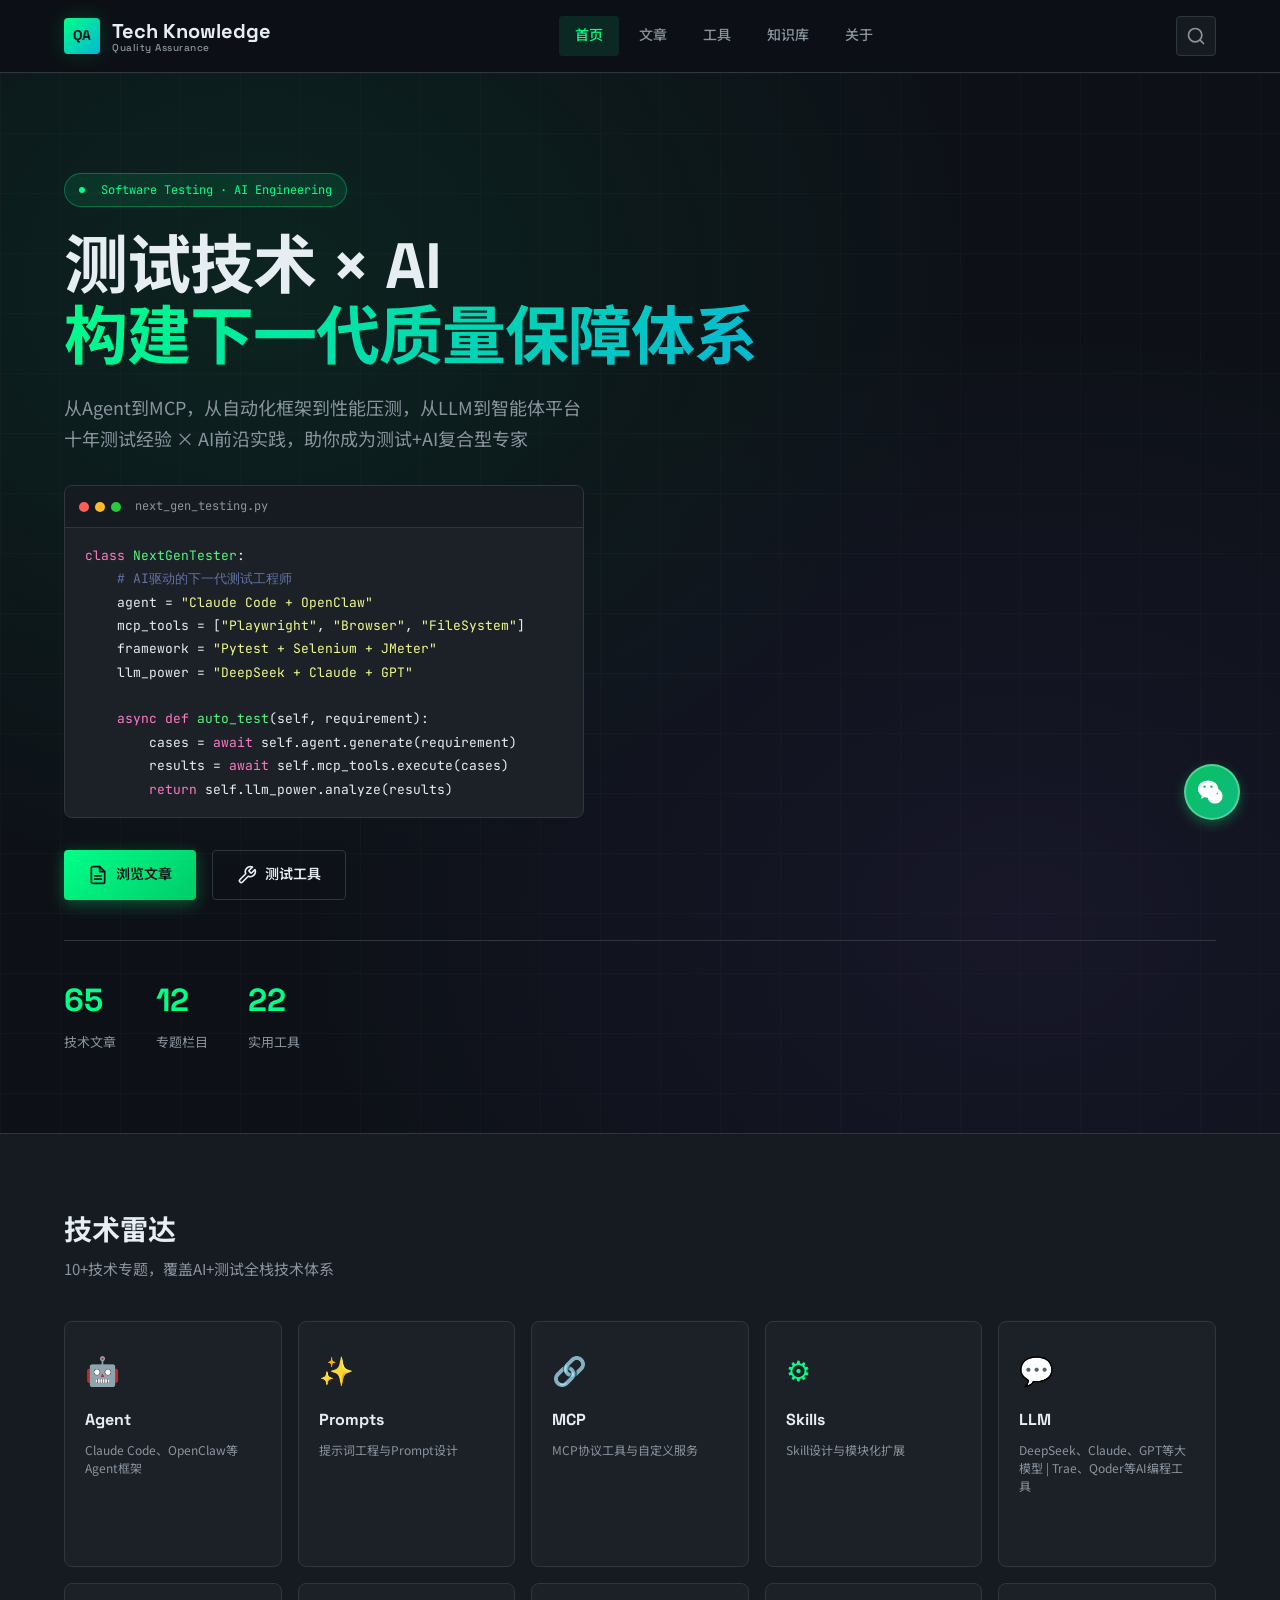
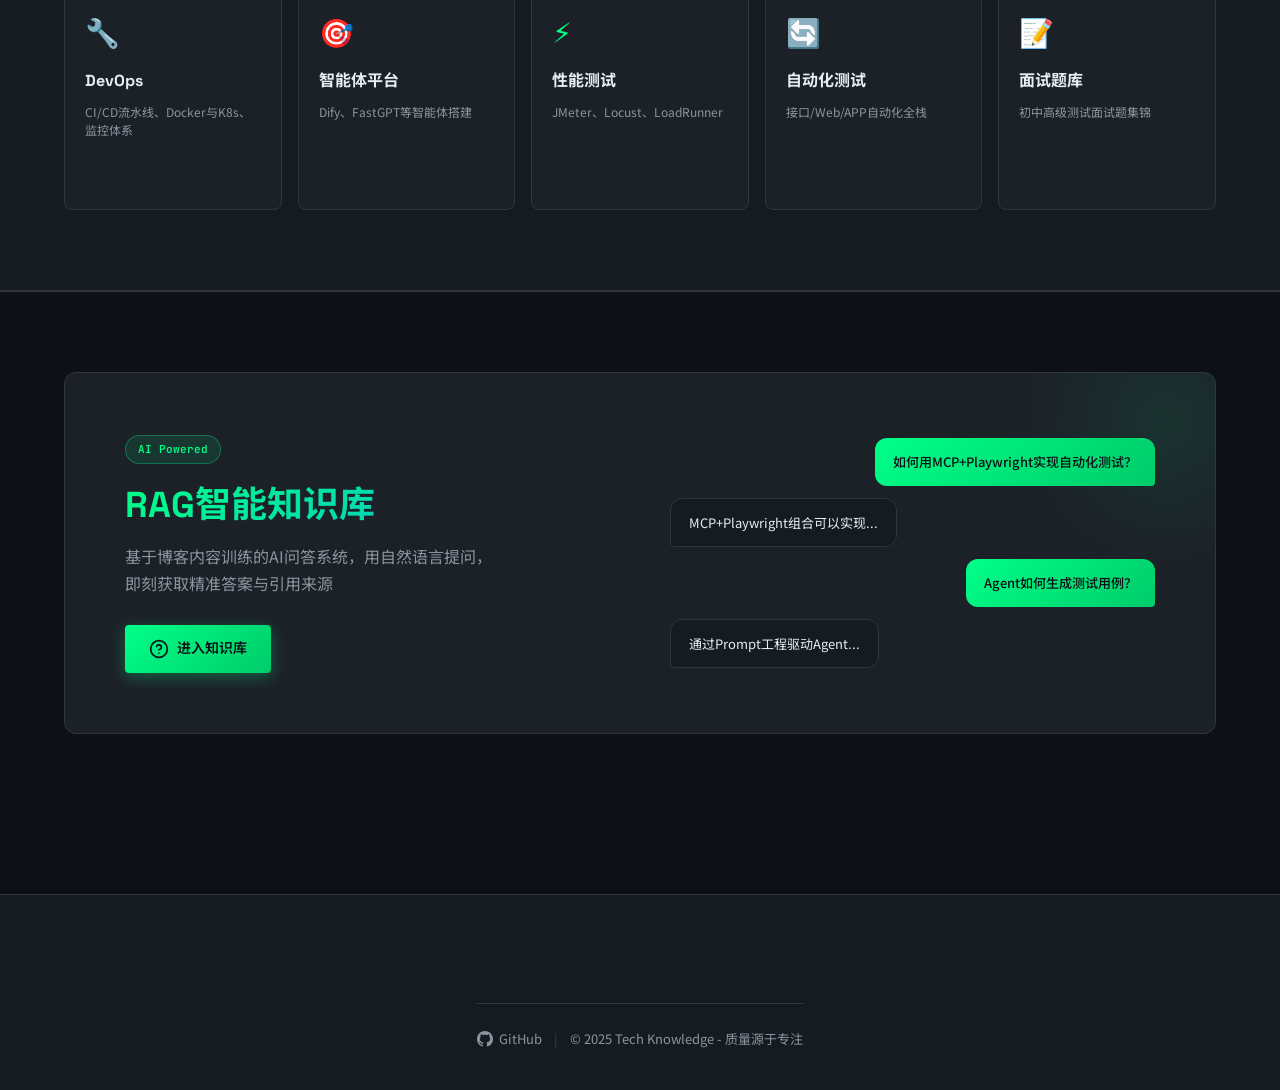
<file: index.html>
<!DOCTYPE html>
<html lang="zh-CN">
<head>
  <meta charset="UTF-8">
  <meta name="viewport" content="width=device-width, initial-scale=1.0, maximum-scale=1.0, minimum-scale=1.0, user-scalable=no, viewport-fit=cover">
  <meta name="description" content="Tech Knowledge - 软件测试技术博客，涵盖AI Agent、自动化测试、性能测试、测试理论等深度实践">
  <meta name="format-detection" content="telephone=no, email=no">
  <meta name="theme-color" content="#0D1117">
  <meta name="apple-mobile-web-app-capable" content="yes">
  <meta name="apple-mobile-web-app-status-bar-style" content="black-translucent">
  <title>Tech Knowledge - 软件测试技术博客</title>
  <link rel="stylesheet" href="css/style.css">
  <link rel="preconnect" href="https://fonts.googleapis.com">
  <link rel="preconnect" href="https://fonts.gstatic.com" crossorigin>
</head>
<body>
  <header class="header" id="header">
    <div class="container">
      <div class="header-inner">
        <a href="index.html" class="logo">
          <div class="logo-icon">QA</div>
          <div class="logo-text">
            Tech Knowledge
            <span>Quality Assurance</span>
          </div>
        </a>
        <nav class="nav">
          <a href="index.html" class="nav-link active">首页</a>
          <a href="posts.html" class="nav-link">文章</a>
          <a href="tools.html" class="nav-link">工具</a>
          <a href="knowledge.html" class="nav-link">知识库</a>
          <a href="about.html" class="nav-link">关于</a>
        </nav>
        <button class="search-btn" onclick="location.href='posts.html'" aria-label="搜索">
          <svg xmlns="http://www.w3.org/2000/svg" width="20" height="20" viewBox="0 0 24 24" fill="none" stroke="currentColor" stroke-width="2" stroke-linecap="round" stroke-linejoin="round">
            <circle cx="11" cy="11" r="8"></circle>
            <line x1="21" y1="21" x2="16.65" y2="16.65"></line>
          </svg>
        </button>
        <button class="mobile-menu-btn" aria-label="菜单">
          <span></span>
          <span></span>
          <span></span>
        </button>
      </div>
    </div>
  </header>

  <main>
    <section class="hero">
      <div class="container">
        <div class="hero-content">
          <div class="hero-badge">
            <span class="hero-badge-dot"></span>
            <span>Software Testing &middot; AI Engineering</span>
          </div>
          <h1 class="hero-title">
            测试技术 &times; AI<br>
            <span class="highlight">构建下一代质量保障体系</span>
          </h1>
          <p class="hero-subtitle">
            从Agent到MCP，从自动化框架到性能压测，从LLM到智能体平台<br>
            十年测试经验 × AI前沿实践，助你成为测试+AI复合型专家
          </p>
          <div class="hero-code">
            <div class="hero-code-header">
              <span class="hero-code-dot"></span>
              <span class="hero-code-dot"></span>
              <span class="hero-code-dot"></span>
              <span class="hero-code-title">next_gen_testing.py</span>
            </div>
            <pre class="hero-code-content"><code><span class="code-keyword">class</span> <span class="code-function">NextGenTester</span>:
    <span class="code-comment"># AI驱动的下一代测试工程师</span>
    agent = <span class="code-string">"Claude Code + OpenClaw"</span>
    mcp_tools = [<span class="code-string">"Playwright"</span>, <span class="code-string">"Browser"</span>, <span class="code-string">"FileSystem"</span>]
    framework = <span class="code-string">"Pytest + Selenium + JMeter"</span>
    llm_power = <span class="code-string">"DeepSeek + Claude + GPT"</span>

    <span class="code-keyword">async def</span> <span class="code-function">auto_test</span>(self, requirement):
        cases = <span class="code-keyword">await</span> self.agent.generate(requirement)
        results = <span class="code-keyword">await</span> self.mcp_tools.execute(cases)
        <span class="code-keyword">return</span> self.llm_power.analyze(results)</code></pre>
          </div>
          <div class="hero-buttons">
            <a href="posts.html" class="btn btn-primary">
              <svg xmlns="http://www.w3.org/2000/svg" width="20" height="20" viewBox="0 0 24 24" fill="none" stroke="currentColor" stroke-width="2" stroke-linecap="round" stroke-linejoin="round">
                <path d="M14 2H6a2 2 0 0 0-2 2v16a2 2 0 0 0 2 2h12a2 2 0 0 0 2-2V8z"></path>
                <polyline points="14 2 14 8 20 8"></polyline>
                <line x1="16" y1="13" x2="8" y2="13"></line>
                <line x1="16" y1="17" x2="8" y2="17"></line>
              </svg>
              <span>浏览文章</span>
            </a>
            <a href="tools.html" class="btn btn-secondary">
              <svg xmlns="http://www.w3.org/2000/svg" width="20" height="20" viewBox="0 0 24 24" fill="none" stroke="currentColor" stroke-width="2" stroke-linecap="round" stroke-linejoin="round">
                <path d="M14.7 6.3a1 1 0 0 0 0 1.4l1.6 1.6a1 1 0 0 0 1.4 0l3.77-3.77a6 6 0 0 1-7.94 7.94l-6.91 6.91a2.12 2.12 0 0 1-3-3l6.91-6.91a6 6 0 0 1 7.94-7.94l-3.76 3.76z"></path>
              </svg>
              <span>测试工具</span>
            </a>
          </div>
          <div class="hero-stats" id="hero-stats">
            <div class="hero-stat">
              <span class="hero-stat-value" id="stat-articles">--</span>
              <span class="hero-stat-label">技术文章</span>
            </div>
            <div class="hero-stat">
              <span class="hero-stat-value" id="stat-categories">--</span>
              <span class="hero-stat-label">专题栏目</span>
            </div>
            <div class="hero-stat">
              <span class="hero-stat-value" id="stat-tools">--</span>
              <span class="hero-stat-label">实用工具</span>
            </div>
          </div>
        </div>
      </div>
    </section>

    <section class="tech-radar">
      <div class="container">
        <h2 class="section-title">技术雷达</h2>
        <p class="section-subtitle">10+技术专题，覆盖AI+测试全栈技术体系</p>
        <div class="radar-grid" id="radar-grid">
        </div>
      </div>
    </section>

    <section class="knowledge-cta">
      <div class="container">
        <div class="cta-inner">
          <div class="cta-content">
            <div class="cta-badge">AI Powered</div>
            <h2 class="cta-title">RAG智能知识库</h2>
            <p class="cta-desc">
              基于博客内容训练的AI问答系统，用自然语言提问，<br>
              即刻获取精准答案与引用来源
            </p>
            <a href="knowledge.html" class="btn btn-primary">
              <svg xmlns="http://www.w3.org/2000/svg" width="20" height="20" viewBox="0 0 24 24" fill="none" stroke="currentColor" stroke-width="2" stroke-linecap="round" stroke-linejoin="round">
                <circle cx="12" cy="12" r="10"></circle>
                <path d="M9.09 9a3 3 0 0 1 5.83 1c0 2-3 3-3 3"></path>
                <line x1="12" y1="17" x2="12.01" y2="17"></line>
              </svg>
              <span>进入知识库</span>
            </a>
          </div>
          <div class="cta-visual">
            <div class="cta-chat-preview">
              <div class="cta-chat-msg user-msg">
                <span>如何用MCP+Playwright实现自动化测试？</span>
              </div>
              <div class="cta-chat-msg ai-msg">
                <span>MCP+Playwright组合可以实现...</span>
              </div>
              <div class="cta-chat-msg user-msg">
                <span>Agent如何生成测试用例？</span>
              </div>
              <div class="cta-chat-msg ai-msg">
                <span>通过Prompt工程驱动Agent...</span>
              </div>
            </div>
          </div>
        </div>
      </div>
    </section>

  </main>

  <footer class="footer" id="footer">
    <div class="container">
      <div class="footer-content">
        <div class="footer-copy">
          <a href="https://github.com" target="_blank" class="footer-github">
            <svg xmlns="http://www.w3.org/2000/svg" width="16" height="16" viewBox="0 0 24 24" fill="currentColor">
              <path d="M12 0c-6.626 0-12 5.373-12 12 0 5.302 3.438 9.8 8.207 11.387.599.111.793-.261.793-.577v-2.234c-3.338.726-4.033-1.416-4.033-1.416-.546-1.387-1.333-1.756-1.333-1.756-1.089-.745.083-.729.083-.729 1.205.084 1.839 1.237 1.839 1.237 1.07 1.834 2.807 1.304 3.492.997.107-.775.418-1.305.762-1.604-2.665-.305-5.467-1.334-5.467-5.931 0-1.311.469-2.381 1.236-3.221-.124-.303-.535-1.524.117-3.176 0 0 1.008-.322 3.301 1.23.957-.266 1.983-.399 3.003-.404 1.02.005 2.047.138 3.006.404 2.291-1.552 3.297-1.23 3.297-1.23.653 1.653.242 2.874.118 3.176.77.84 1.235 1.911 1.235 3.221 0 4.609-2.807 5.624-5.479 5.921.43.372.823 1.102.823 2.222v3.293c0 .319.192.694.801.576 4.765-1.589 8.199-6.086 8.199-11.386 0-6.627-5.373-12-12-12z"/>
            </svg>
            GitHub
          </a>
          <span class="footer-divider">|</span>
          <span>© 2025 Tech Knowledge - 质量源于专注</span>
        </div>
      </div>
    </div>
  </footer>

  <script src="js/main.js"></script>
  <script>
    const CATEGORIES = [
      { name: 'Agent', slug: 'agent', color: '#8b5cf6', icon: '🤖', desc: 'Claude Code、OpenClaw等Agent框架' },
      { name: 'Prompts', slug: 'prompts', color: '#ec4899', icon: '✨', desc: '提示词工程与Prompt设计' },
      { name: 'MCP', slug: 'mcp', color: '#06b6d4', icon: '🔗', desc: 'MCP协议工具与自定义服务' },
      { name: 'Skills', slug: 'skills', color: '#f59e0b', icon: '⚙️', desc: 'Skill设计与模块化扩展' },
      { name: 'LLM', slug: 'llm', color: '#3b82f6', icon: '💬', desc: 'DeepSeek、Claude、GPT等大模型 | Trae、Qoder等AI编程工具' },
      { name: 'DevOps', slug: 'devops', color: '#14b8a6', icon: '🔧', desc: 'CI/CD流水线、Docker与K8s、监控体系' },
      { name: '智能体平台', slug: 'agent-platform', color: '#6366f1', icon: '🎯', desc: 'Dify、FastGPT等智能体搭建' },
      { name: '性能测试', slug: 'performance', color: '#ef4444', icon: '⚡', desc: 'JMeter、Locust、LoadRunner' },
      { name: '自动化测试', slug: 'automation', color: '#22c55e', icon: '🔄', desc: '接口/Web/APP自动化全栈' },
      { name: '测试管理', slug: 'test-management', color: '#eab308', icon: '📊', desc: '测试计划、缺陷管理、团队管理' },
      { name: '测试理论', slug: 'testing-theory', color: '#f97316', icon: '📚', desc: '黑盒测试、白盒测试、用例设计' },
      { name: '面试题库', slug: 'interview', color: '#a855f7', icon: '📝', desc: '初中高级测试面试题集锦' }
    ];

    const TECH_STACK = [
      'Selenium', 'Playwright', 'Appium', 'Pytest', 'JMeter', 'Locust',
      'Postman', 'Docker', 'K8s', 'Claude', 'GPT', 'DeepSeek',
      'MCP', 'Agent', 'Dify', 'FastGPT', 'Trae', 'Git',
      'Python', 'TypeScript', 'Vue.js', 'Node.js'
    ];

    document.addEventListener('DOMContentLoaded', async () => {
      renderRadarGrid();
      renderTechStack();
      await loadStats();
    });

    async function loadStats() {
      const SECTION_FILES = [
        'agent', 'prompts', 'mcp', 'skills', 'llm', 'ai-tools',
        'agent-platform', 'performance', 'automation', 'test-management',
        'testing-theory', 'interview', 'devops'
      ];

      let totalArticles = 0;
      for (const slug of SECTION_FILES) {
        try {
          const res = await fetch(`./js/data/sections/${slug}.json`);
          if (res.ok) {
            const data = await res.json();
            totalArticles += data.articles ? data.articles.length : 0;
          }
        } catch (e) {}
      }

      const categoriesRes = await fetch('./js/data/sections/index.json');
      const categoriesData = await categoriesRes.json();
      const totalCategories = categoriesData.categories ? categoriesData.categories.length : 0;

      const toolsRes = await fetch('./js/data/tools.json');
      const toolsData = await toolsRes.json();
      const toolsCount = toolsData.tools ? toolsData.tools.length : 0;

      document.getElementById('stat-articles').textContent = totalArticles > 0 ? totalArticles + '+' : '--';
      document.getElementById('stat-categories').textContent = totalCategories > 0 ? totalCategories : '--';
      document.getElementById('stat-tools').textContent = toolsCount > 0 ? toolsCount + '+' : '--';
    }

    function renderRadarGrid() {
      const grid = document.getElementById('radar-grid');
      const showCategories = [0, 1, 2, 3, 4, 5, 6, 7, 8, 11];
      grid.innerHTML = showCategories.map(i => CATEGORIES[i]).map(cat => `
        <a href="posts.html?tag=${encodeURIComponent(cat.name)}" class="radar-card" style="--card-color: ${cat.color}">
          <div class="radar-icon">${cat.icon}</div>
          <div class="radar-name">${cat.name}</div>
          <div class="radar-desc">${cat.desc}</div>
          <div class="radar-arrow">&rarr;</div>
        </a>
      `).join('');
    }

    function renderTechStack() {
      const track = document.getElementById('stack-track');
      const items = [...TECH_STACK, ...TECH_STACK];
      track.innerHTML = items.map(t => `<span class="stack-item">${t}</span>`).join('');
    }
  </script>

  <div class="wechat-float-btn" onclick="showWechatModal()">
    <svg xmlns="http://www.w3.org/2000/svg" viewBox="0 0 24 24">
      <path d="M8.691 2.188C3.891 2.188 0 5.476 0 9.53c0 2.212 1.17 4.203 3.002 5.55a.59.59 0 01.213.665l-.39 1.48c-.019.07-.048.141-.048.213 0 .163.13.295.29.295a.326.326 0 00.167-.054l1.903-1.114a.864.864 0 01.717-.098 10.16 10.16 0 002.837.403c4.801 0 8.692-3.287 8.692-7.342 0-4.054-3.891-7.339-8.692-7.339zm-3.12 4.218c.552 0 1 .452 1 1.008 0 .556-.448 1.008-1 1.008-.553 0-1-.452-1-1.008 0-.556.447-1.008 1-1.008zm6 0c.552 0 1 .452 1 1.008 0 .556-.448 1.008-1 1.008-.553 0-1-.452-1-1.008 0-.556.447-1.008 1-1.008zm3.06 2.577c-1.797-.052-3.446.682-4.646 1.833-1.225 1.175-1.932 2.782-1.88 4.579.052 1.797.682 3.446 1.833 4.646 1.175 1.225 2.782 1.932 4.579 1.88 1.797-.052 3.446-.682 4.646-1.833 1.225-1.175 1.932-2.782 1.88-4.579-.052-1.797-.682-3.446-1.833-4.646-1.158-1.202-2.759-1.911-4.542-1.86zm-1.516 3.016c.552 0 1 .452 1 1.008 0 .556-.448 1.008-1 1.008-.553 0-1-.452-1-1.008 0-.556.447-1.008 1-1.008zm3 0c.552 0 1 .452 1 1.008 0 .556-.448 1.008-1 1.008-.553 0-1-.452-1-1.008 0-.556.447-1.008 1-1.008z"/>
    </svg>
  </div>

  <div class="wechat-modal-overlay" id="wechatModal" onclick="hideWechatModal()">
    <div class="wechat-modal" onclick="event.stopPropagation()">
      <div class="wechat-modal-title">微信公众号</div>
      <div class="wechat-modal-qrcode">
        <img src="assets/images/qroder.jpg" alt="微信公众号二维码" style="width: 180px; height: 180px;"/>
      </div>
      <div class="wechat-modal-desc">扫码关注公众号<br/>获取更多技术文章</div>
    </div>
  </div>

  <script>
    function showWechatModal() {
      document.getElementById('wechatModal').classList.add('active');
    }
    function hideWechatModal() {
      document.getElementById('wechatModal').classList.remove('active');
    }

    async function loadStats() {
      try {
        const sectionFiles = [
          './js/data/sections/agent.json',
          './js/data/sections/prompts.json',
          './js/data/sections/mcp.json',
          './js/data/sections/skills.json',
          './js/data/sections/llm.json',
          './js/data/sections/devops.json',
          './js/data/sections/agent-platform.json',
          './js/data/sections/performance.json',
          './js/data/sections/automation.json',
          './js/data/sections/test-management.json',
          './js/data/sections/testing-theory.json',
          './js/data/sections/interview.json'
        ];

        let totalArticles = 0;
        for (const file of sectionFiles) {
          try {
            const res = await fetch(file);
            const data = await res.json();
            if (data.articles && Array.isArray(data.articles)) {
              totalArticles += data.articles.length;
            }
          } catch (e) {
            console.warn('[Stats] Failed to load:', file, e);
          }
        }

        document.getElementById('stat-articles').textContent = totalArticles;
        document.getElementById('stat-categories').textContent = CATEGORIES.length;
        document.getElementById('stat-tools').textContent = TECH_STACK.length;
      } catch (error) {
        console.error('[Stats] Failed to load stats:', error);
        document.getElementById('stat-articles').textContent = '50+';
        document.getElementById('stat-categories').textContent = '12';
        document.getElementById('stat-tools').textContent = '10+';
      }
    }

    document.addEventListener('DOMContentLoaded', () => {
      loadStats();
      renderRadarGrid();
      renderTechStack();
    });
  </script>
</body>
</html>
</file>
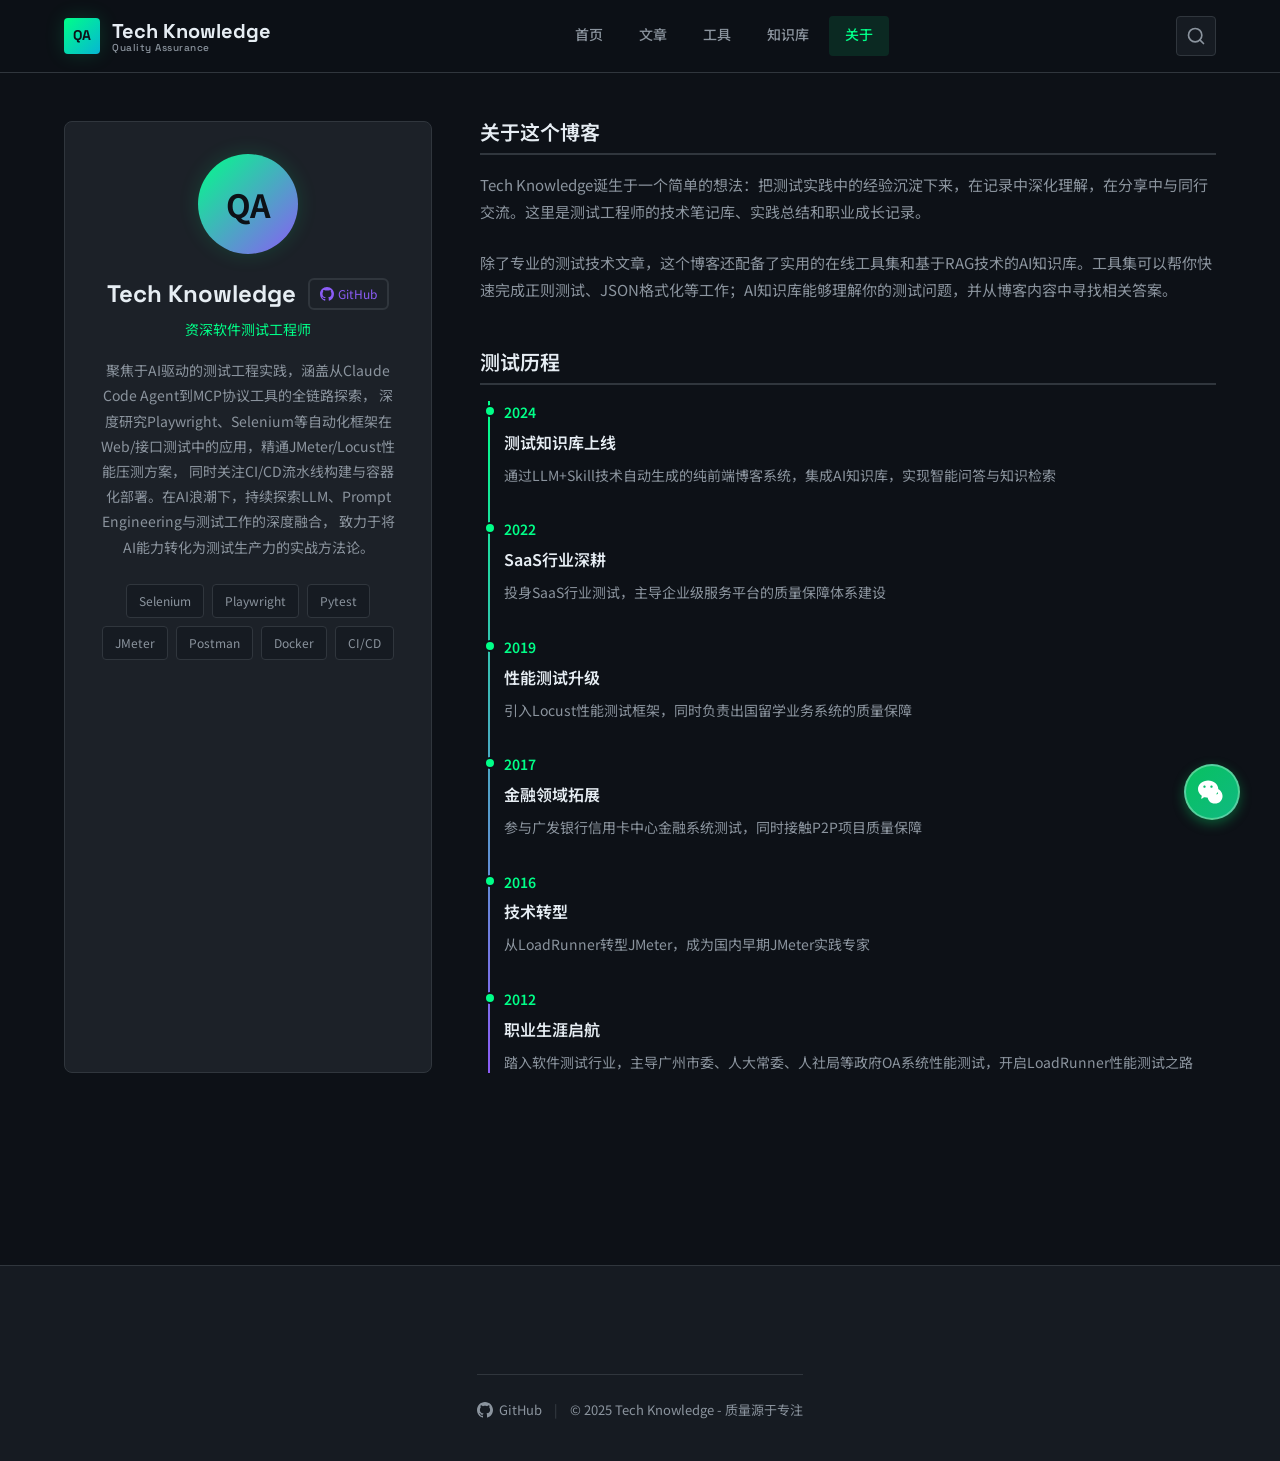
<file: about.html>
<!DOCTYPE html>
<html lang="zh-CN">
<head>
  <meta charset="UTF-8">
  <meta name="viewport" content="width=device-width, initial-scale=1.0, maximum-scale=1.0, minimum-scale=1.0, user-scalable=no, viewport-fit=cover">
  <meta name="description" content="关于Tech Knowledge - 资深软件测试工程师的技术博客">
  <meta name="format-detection" content="telephone=no, email=no">
  <meta name="theme-color" content="#0D1117">
  <title>关于 | Tech Knowledge</title>
  <link rel="stylesheet" href="css/style.css">
  <link rel="preconnect" href="https://fonts.googleapis.com">
  <link rel="preconnect" href="https://fonts.gstatic.com" crossorigin>
</head>
<body>
  <header class="header" id="header">
    <div class="container">
      <div class="header-inner">
        <a href="index.html" class="logo">
          <div class="logo-icon">QA</div>
          <div class="logo-text">
            Tech Knowledge
            <span>Quality Assurance</span>
          </div>
        </a>
        <nav class="nav">
          <a href="index.html" class="nav-link">首页</a>
          <a href="posts.html" class="nav-link">文章</a>
          <a href="tools.html" class="nav-link">工具</a>
          <a href="knowledge.html" class="nav-link">知识库</a>
          <a href="about.html" class="nav-link active">关于</a>
        </nav>
        <button class="search-btn" onclick="location.href='posts.html'" aria-label="搜索">
          <svg xmlns="http://www.w3.org/2000/svg" width="20" height="20" viewBox="0 0 24 24" fill="none" stroke="currentColor" stroke-width="2" stroke-linecap="round" stroke-linejoin="round">
            <circle cx="11" cy="11" r="8"></circle>
            <line x1="21" y1="21" x2="16.65" y2="16.65"></line>
          </svg>
        </button>
        <button class="mobile-menu-btn" aria-label="菜单">
          <span></span>
          <span></span>
          <span></span>
        </button>
      </div>
    </div>
  </header>

  <main class="about-section">
    <div class="container">
      <div class="about-grid">
        <div class="profile-card">
          <div class="profile-avatar">QA</div>
          <div class="profile-header">
            <h1 class="profile-name">Tech Knowledge</h1>
            <a href="https://github.com/joe-qai/tech-knowledge" target="_blank" class="profile-github" style="display: inline-flex; align-items: center; gap: 4px; padding: 4px 10px; background: #1C2128; border: 2px solid #30363D; border-radius: 6px; color: #8b5cf6; text-decoration: none; font-size: 12px;">
              <svg xmlns="http://www.w3.org/2000/svg" width="14" height="14" viewBox="0 0 24 24" fill="currentColor">
                <path d="M12 0c-6.626 0-12 5.373-12 12 0 5.302 3.438 9.8 8.207 11.387.599.111.793-.261.793-.577v-2.234c-3.338.726-4.033-1.416-4.033-1.416-.546-1.387-1.333-1.756-1.333-1.756-1.089-.745.083-.729.083-.729 1.205.084 1.839 1.237 1.839 1.237 1.07 1.834 2.807 1.304 3.492.997.107-.775.418-1.305.762-1.604-2.665-.305-5.467-1.334-5.467-5.931 0-1.311.469-2.381 1.236-3.221-.124-.303-.535-1.524.117-3.176 0 0 1.008-.322 3.301 1.23.957-.266 1.983-.399 3.003-.404 1.02.005 2.047.138 3.006.404 2.291-1.552 3.297-1.23 3.297-1.23.653 1.653.242 2.874.118 3.176.77.84 1.235 1.911 1.235 3.221 0 4.609-2.807 5.624-5.479 5.921.43.372.823 1.102.823 2.222v3.293c0 .319.192.694.801.576 4.765-1.589 8.199-6.086 8.199-11.386 0-6.627-5.373-12-12-12z"/>
              </svg>
              GitHub
            </a>
          </div>
          <p class="profile-role">资深软件测试工程师</p>
          <p class="profile-bio">
            聚焦于AI驱动的测试工程实践，涵盖从Claude Code Agent到MCP协议工具的全链路探索，
            深度研究Playwright、Selenium等自动化框架在Web/接口测试中的应用，精通JMeter/Locust性能压测方案，
            同时关注CI/CD流水线构建与容器化部署。在AI浪潮下，持续探索LLM、Prompt Engineering与测试工作的深度融合，
            致力于将AI能力转化为测试生产力的实战方法论。
          </p>
          <div class="profile-skills">
            <span class="skill-tag">Selenium</span>
            <span class="skill-tag">Playwright</span>
            <span class="skill-tag">Pytest</span>
            <span class="skill-tag">JMeter</span>
            <span class="skill-tag">Postman</span>
            <span class="skill-tag">Docker</span>
            <span class="skill-tag">CI/CD</span>
          </div>
        </div>

        <div class="about-content">
          <h2>关于这个博客</h2>
          <p style="margin-bottom: 24px; line-height: 1.8;">
            Tech Knowledge诞生于一个简单的想法：把测试实践中的经验沉淀下来，在记录中深化理解，在分享中与同行交流。这里是测试工程师的技术笔记库、实践总结和职业成长记录。
          </p>
          <p style="margin-bottom: 24px; line-height: 1.8;">
            除了专业的测试技术文章，这个博客还配备了实用的在线工具集和基于RAG技术的AI知识库。工具集可以帮你快速完成正则测试、JSON格式化等工作；AI知识库能够理解你的测试问题，并从博客内容中寻找相关答案。
          </p>

          <h2 style="margin-top: 48px;">测试历程</h2>
          <div class="timeline">
            <div class="timeline-item">
              <div class="timeline-year">2024</div>
              <div class="timeline-title">测试知识库上线</div>
              <div class="timeline-desc">通过LLM+Skill技术自动生成的纯前端博客系统，集成AI知识库，实现智能问答与知识检索</div>
            </div>
            <div class="timeline-item">
              <div class="timeline-year">2022</div>
              <div class="timeline-title">SaaS行业深耕</div>
              <div class="timeline-desc">投身SaaS行业测试，主导企业级服务平台的质量保障体系建设</div>
            </div>
            <div class="timeline-item">
              <div class="timeline-year">2019</div>
              <div class="timeline-title">性能测试升级</div>
              <div class="timeline-desc">引入Locust性能测试框架，同时负责出国留学业务系统的质量保障</div>
            </div>
            <div class="timeline-item">
              <div class="timeline-year">2017</div>
              <div class="timeline-title">金融领域拓展</div>
              <div class="timeline-desc">参与广发银行信用卡中心金融系统测试，同时接触P2P项目质量保障</div>
            </div>
            <div class="timeline-item">
              <div class="timeline-year">2016</div>
              <div class="timeline-title">技术转型</div>
              <div class="timeline-desc">从LoadRunner转型JMeter，成为国内早期JMeter实践专家</div>
            </div>
            <div class="timeline-item">
              <div class="timeline-year">2012</div>
              <div class="timeline-title">职业生涯启航</div>
              <div class="timeline-desc">踏入软件测试行业，主导广州市委、人大常委、人社局等政府OA系统性能测试，开启LoadRunner性能测试之路</div>
            </div>
          </div>
        </div>
      </div>

    </div>
  </main>

  <footer class="footer" id="footer">
    <div class="container">
      <div class="footer-content">
        <div class="footer-copy">
          <a href="https://github.com/joe-qai/tech-knowledge" target="_blank" class="footer-github">
            <svg xmlns="http://www.w3.org/2000/svg" width="16" height="16" viewBox="0 0 24 24" fill="currentColor">
              <path d="M12 0c-6.626 0-12 5.373-12 12 0 5.302 3.438 9.8 8.207 11.387.599.111.793-.261.793-.577v-2.234c-3.338.726-4.033-1.416-4.033-1.416-.546-1.387-1.333-1.756-1.333-1.756-1.089-.745.083-.729.083-.729 1.205.084 1.839 1.237 1.839 1.237 1.07 1.834 2.807 1.304 3.492.997.107-.775.418-1.305.762-1.604-2.665-.305-5.467-1.334-5.467-5.931 0-1.311.469-2.381 1.236-3.221-.124-.303-.535-1.524.117-3.176 0 0 1.008-.322 3.301 1.23.957-.266 1.983-.399 3.003-.404 1.02.005 2.047.138 3.006.404 2.291-1.552 3.297-1.23 3.297-1.23.653 1.653.242 2.874.118 3.176.77.84 1.235 1.911 1.235 3.221 0 4.609-2.807 5.624-5.479 5.921.43.372.823 1.102.823 2.222v3.293c0 .319.192.694.801.576 4.765-1.589 8.199-6.086 8.199-11.386 0-6.627-5.373-12-12-12z"/>
            </svg>
            GitHub
          </a>
          <span class="footer-divider">|</span>
          <span>© 2025 Tech Knowledge - 质量源于专注</span>
        </div>
      </div>
    </div>
  </footer>

  <script src="js/main.js"></script>

  <div class="wechat-float-btn" onclick="showWechatModal()">
    <svg xmlns="http://www.w3.org/2000/svg" viewBox="0 0 24 24">
      <path d="M8.691 2.188C3.891 2.188 0 5.476 0 9.53c0 2.212 1.17 4.203 3.002 5.55a.59.59 0 01.213.665l-.39 1.48c-.019.07-.048.141-.048.213 0 .163.13.295.29.295a.326.326 0 00.167-.054l1.903-1.114a.864.864 0 01.717-.098 10.16 10.16 0 002.837.403c4.801 0 8.692-3.287 8.692-7.342 0-4.054-3.891-7.339-8.692-7.339zm-3.12 4.218c.552 0 1 .452 1 1.008 0 .556-.448 1.008-1 1.008-.553 0-1-.452-1-1.008 0-.556.447-1.008 1-1.008zm6 0c.552 0 1 .452 1 1.008 0 .556-.448 1.008-1 1.008-.553 0-1-.452-1-1.008 0-.556.447-1.008 1-1.008zm3.06 2.577c-1.797-.052-3.446.682-4.646 1.833-1.225 1.175-1.932 2.782-1.88 4.579.052 1.797.682 3.446 1.833 4.646 1.175 1.225 2.782 1.932 4.579 1.88 1.797-.052 3.446-.682 4.646-1.833 1.225-1.175 1.932-2.782 1.88-4.579-.052-1.797-.682-3.446-1.833-4.646-1.158-1.202-2.759-1.911-4.542-1.86zm-1.516 3.016c.552 0 1 .452 1 1.008 0 .556-.448 1.008-1 1.008-.553 0-1-.452-1-1.008 0-.556.447-1.008 1-1.008zm3 0c.552 0 1 .452 1 1.008 0 .556-.448 1.008-1 1.008-.553 0-1-.452-1-1.008 0-.556.447-1.008 1-1.008z"/>
    </svg>
  </div>

  <div class="wechat-modal-overlay" id="wechatModal" onclick="hideWechatModal()">
    <div class="wechat-modal" onclick="event.stopPropagation()">
      <div class="wechat-modal-title">微信公众号</div>
      <div class="wechat-modal-qrcode">
        <img src="assets/images/qroder.jpg" alt="微信公众号二维码" style="width: 180px; height: 180px;"/>
      </div>
      <div class="wechat-modal-desc">扫码关注公众号<br/>获取更多技术文章</div>
    </div>
  </div>

  <script>
    function showWechatModal() {
      document.getElementById('wechatModal').classList.add('active');
    }
    function hideWechatModal() {
      document.getElementById('wechatModal').classList.remove('active');
    }
  </script>
</body>
</html>
</file>
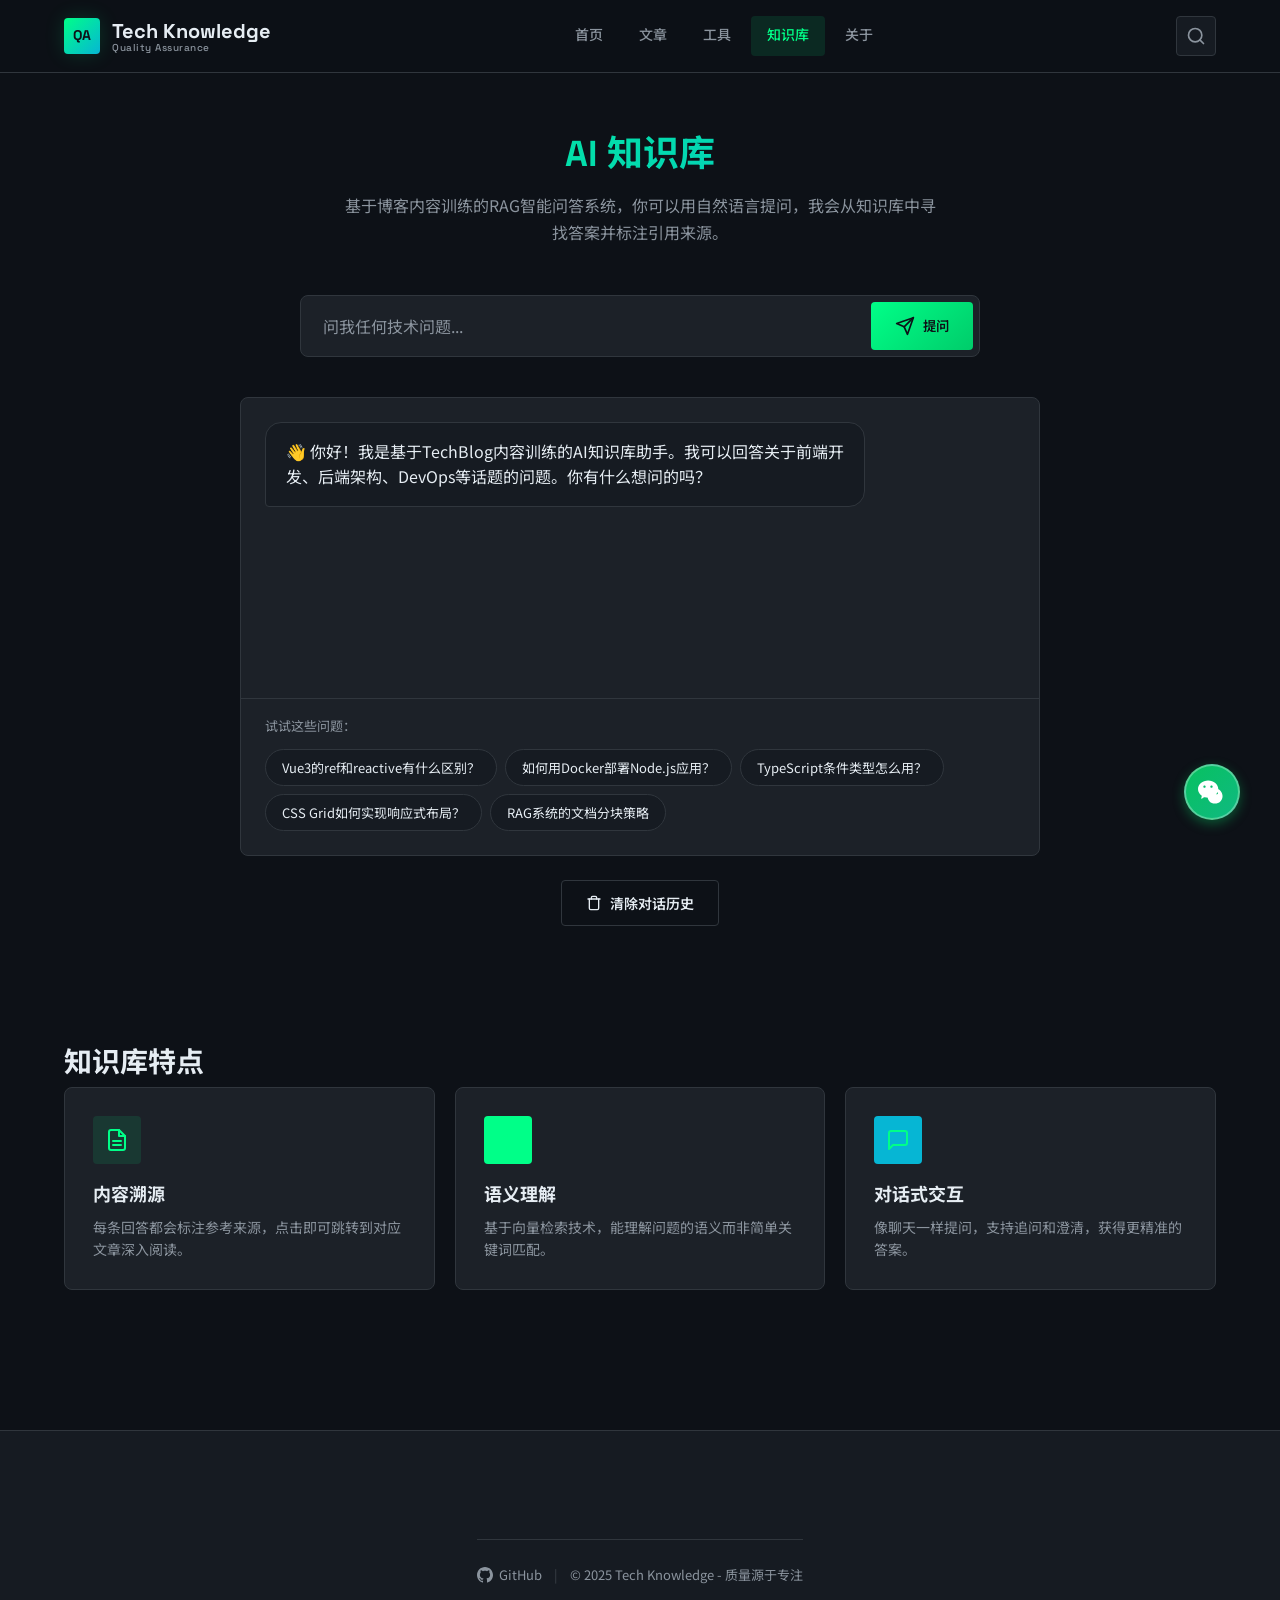
<file: knowledge.html>
<!DOCTYPE html>
<html lang="zh-CN">
<head>
  <meta charset="UTF-8">
  <meta name="viewport" content="width=device-width, initial-scale=1.0, maximum-scale=1.0, minimum-scale=1.0, user-scalable=no, viewport-fit=cover">
  <meta name="description" content="Tech Knowledge RAG知识库 - 基于博客内容训练的AI智能问答系统">
  <meta name="format-detection" content="telephone=no, email=no">
  <meta name="theme-color" content="#0D1117">
  <title>AI知识库 | Tech Knowledge</title>
  <link rel="stylesheet" href="css/style.css">
  <link rel="preconnect" href="https://fonts.googleapis.com">
  <link rel="preconnect" href="https://fonts.gstatic.com" crossorigin>
</head>
<body>
  <header class="header" id="header">
    <div class="container">
      <div class="header-inner">
        <a href="index.html" class="logo">
          <div class="logo-icon">QA</div>
          <div class="logo-text">
            Tech Knowledge
            <span>Quality Assurance</span>
          </div>
        </a>
        <nav class="nav">
          <a href="index.html" class="nav-link">首页</a>
          <a href="posts.html" class="nav-link">文章</a>
          <a href="tools.html" class="nav-link">工具</a>
          <a href="knowledge.html" class="nav-link active">知识库</a>
          <a href="about.html" class="nav-link">关于</a>
        </nav>
        <button class="search-btn" onclick="location.href='posts.html'" aria-label="搜索">
          <svg xmlns="http://www.w3.org/2000/svg" width="20" height="20" viewBox="0 0 24 24" fill="none" stroke="currentColor" stroke-width="2" stroke-linecap="round" stroke-linejoin="round">
            <circle cx="11" cy="11" r="8"></circle>
            <line x1="21" y1="21" x2="16.65" y2="16.65"></line>
          </svg>
        </button>
        <button class="mobile-menu-btn" aria-label="菜单">
          <span></span>
          <span></span>
          <span></span>
        </button>
      </div>
    </div>
  </header>

  <main>
    <section class="knowledge-section">
      <div class="container">
        <div class="knowledge-header">
          <h1 class="knowledge-title">AI 知识库</h1>
          <p class="knowledge-desc">
            基于博客内容训练的RAG智能问答系统，你可以用自然语言提问，我会从知识库中寻找答案并标注引用来源。
          </p>
        </div>

        <div class="search-box">
          <div class="search-input-wrapper">
            <input
              type="text"
              id="search-input"
              class="search-input"
              placeholder="问我任何技术问题..."
              autocomplete="off"
            >
            <button id="search-btn" class="search-submit">
              <svg xmlns="http://www.w3.org/2000/svg" width="20" height="20" viewBox="0 0 24 24" fill="none" stroke="currentColor" stroke-width="2" stroke-linecap="round" stroke-linejoin="round">
                <line x1="22" y1="2" x2="11" y2="13"></line>
                <polygon points="22 2 15 22 11 13 2 9 22 2"></polygon>
              </svg>
              <span>提问</span>
            </button>
          </div>
        </div>

        <div class="chat-container">
          <div class="chat-messages" id="chat-messages">
            <div class="chat-message ai">
              <div class="message-bubble">
                👋 你好！我是基于TechBlog内容训练的AI知识库助手。我可以回答关于前端开发、后端架构、DevOps等话题的问题。你有什么想问的吗？
              </div>
            </div>
          </div>
          <div class="suggested-queries" id="suggested-queries">
          </div>
        </div>

        <div style="text-align: center; margin-top: 24px;">
          <button class="btn btn-secondary" onclick="Knowledge.clearHistory()" style="background: transparent;">
            <svg xmlns="http://www.w3.org/2000/svg" width="16" height="16" viewBox="0 0 24 24" fill="none" stroke="currentColor" stroke-width="2" stroke-linecap="round" stroke-linejoin="round">
              <polyline points="3 6 5 6 21 6"></polyline>
              <path d="M19 6v14a2 2 0 0 1-2 2H7a2 2 0 0 1-2-2V6m3 0V4a2 2 0 0 1 2-2h4a2 2 0 0 1 2 2v2"></path>
            </svg>
            <span>清除对话历史</span>
          </button>
        </div>
      </div>
    </section>

    <section style="padding: 60px 0; background: var(--color-bg);">
      <div class="container">
        <h2 class="section-title">知识库特点</h2>
        <div class="features-grid" style="grid-template-columns: repeat(3, 1fr);">
          <div class="feature-card">
            <div class="feature-icon">
              <svg xmlns="http://www.w3.org/2000/svg" width="24" height="24" viewBox="0 0 24 24" fill="none" stroke="currentColor" stroke-width="2" stroke-linecap="round" stroke-linejoin="round">
                <path d="M14 2H6a2 2 0 0 0-2 2v16a2 2 0 0 0 2 2h12a2 2 0 0 0 2-2V8z"></path>
                <polyline points="14 2 14 8 20 8"></polyline>
                <line x1="16" y1="13" x2="8" y2="13"></line>
                <line x1="16" y1="17" x2="8" y2="17"></line>
              </svg>
            </div>
            <h3 class="feature-title">内容溯源</h3>
            <p class="feature-desc">每条回答都会标注参考来源，点击即可跳转到对应文章深入阅读。</p>
          </div>
          <div class="feature-card">
            <div class="feature-icon" style="background: var(--color-primary);">
              <svg xmlns="http://www.w3.org/2000/svg" width="24" height="24" viewBox="0 0 24 24" fill="none" stroke="currentColor" stroke-width="2" stroke-linecap="round" stroke-linejoin="round">
                <polygon points="13 2 3 14 12 14 11 22 21 10 12 10 13 2"></polygon>
              </svg>
            </div>
            <h3 class="feature-title">语义理解</h3>
            <p class="feature-desc">基于向量检索技术，能理解问题的语义而非简单关键词匹配。</p>
          </div>
          <div class="feature-card">
            <div class="feature-icon" style="background: var(--color-accent);">
              <svg xmlns="http://www.w3.org/2000/svg" width="24" height="24" viewBox="0 0 24 24" fill="none" stroke="currentColor" stroke-width="2" stroke-linecap="round" stroke-linejoin="round">
                <path d="M21 15a2 2 0 0 1-2 2H7l-4 4V5a2 2 0 0 1 2-2h14a2 2 0 0 1 2 2z"></path>
              </svg>
            </div>
            <h3 class="feature-title">对话式交互</h3>
            <p class="feature-desc">像聊天一样提问，支持追问和澄清，获得更精准的答案。</p>
          </div>
        </div>
      </div>
    </section>
  </main>

  <footer class="footer" id="footer">
    <div class="container">
      <div class="footer-content">
        <div class="footer-copy">
          <a href="https://github.com" target="_blank" class="footer-github">
            <svg xmlns="http://www.w3.org/2000/svg" width="16" height="16" viewBox="0 0 24 24" fill="currentColor">
              <path d="M12 0c-6.626 0-12 5.373-12 12 0 5.302 3.438 9.8 8.207 11.387.599.111.793-.261.793-.577v-2.234c-3.338.726-4.033-1.416-4.033-1.416-.546-1.387-1.333-1.756-1.333-1.756-1.089-.745.083-.729.083-.729 1.205.084 1.839 1.237 1.839 1.237 1.07 1.834 2.807 1.304 3.492.997.107-.775.418-1.305.762-1.604-2.665-.305-5.467-1.334-5.467-5.931 0-1.311.469-2.381 1.236-3.221-.124-.303-.535-1.524.117-3.176 0 0 1.008-.322 3.301 1.23.957-.266 1.983-.399 3.003-.404 1.02.005 2.047.138 3.006.404 2.291-1.552 3.297-1.23 3.297-1.23.653 1.653.242 2.874.118 3.176.77.84 1.235 1.911 1.235 3.221 0 4.609-2.807 5.624-5.479 5.921.43.372.823 1.102.823 2.222v3.293c0 .319.192.694.801.576 4.765-1.589 8.199-6.086 8.199-11.386 0-6.627-5.373-12-12-12z"/>
            </svg>
            GitHub
          </a>
          <span class="footer-divider">|</span>
          <span>© 2025 Tech Knowledge - 质量源于专注</span>
        </div>
      </div>
    </div>
  </footer>

  <script src="js/main.js"></script>
  <script src="js/knowledge.js"></script>
  <script>
    document.addEventListener('DOMContentLoaded', () => Knowledge.init());
  </script>

  <div class="wechat-float-btn" onclick="showWechatModal()">
    <svg xmlns="http://www.w3.org/2000/svg" viewBox="0 0 24 24">
      <path d="M8.691 2.188C3.891 2.188 0 5.476 0 9.53c0 2.212 1.17 4.203 3.002 5.55a.59.59 0 01.213.665l-.39 1.48c-.019.07-.048.141-.048.213 0 .163.13.295.29.295a.326.326 0 00.167-.054l1.903-1.114a.864.864 0 01.717-.098 10.16 10.16 0 002.837.403c4.801 0 8.692-3.287 8.692-7.342 0-4.054-3.891-7.339-8.692-7.339zm-3.12 4.218c.552 0 1 .452 1 1.008 0 .556-.448 1.008-1 1.008-.553 0-1-.452-1-1.008 0-.556.447-1.008 1-1.008zm6 0c.552 0 1 .452 1 1.008 0 .556-.448 1.008-1 1.008-.553 0-1-.452-1-1.008 0-.556.447-1.008 1-1.008zm3.06 2.577c-1.797-.052-3.446.682-4.646 1.833-1.225 1.175-1.932 2.782-1.88 4.579.052 1.797.682 3.446 1.833 4.646 1.175 1.225 2.782 1.932 4.579 1.88 1.797-.052 3.446-.682 4.646-1.833 1.225-1.175 1.932-2.782 1.88-4.579-.052-1.797-.682-3.446-1.833-4.646-1.158-1.202-2.759-1.911-4.542-1.86zm-1.516 3.016c.552 0 1 .452 1 1.008 0 .556-.448 1.008-1 1.008-.553 0-1-.452-1-1.008 0-.556.447-1.008 1-1.008zm3 0c.552 0 1 .452 1 1.008 0 .556-.448 1.008-1 1.008-.553 0-1-.452-1-1.008 0-.556.447-1.008 1-1.008z"/>
    </svg>
  </div>

  <div class="wechat-modal-overlay" id="wechatModal" onclick="hideWechatModal()">
    <div class="wechat-modal" onclick="event.stopPropagation()">
      <div class="wechat-modal-title">微信公众号</div>
      <div class="wechat-modal-qrcode">
        <img src="assets/images/qroder.jpg" alt="微信公众号二维码" style="width: 180px; height: 180px;"/>
      </div>
      <div class="wechat-modal-desc">扫码关注公众号<br/>获取更多测试技术干货</div>
    </div>
  </div>

  <script>
    function showWechatModal() {
      document.getElementById('wechatModal').classList.add('active');
    }
    function hideWechatModal() {
      document.getElementById('wechatModal').classList.remove('active');
    }
  </script>
</body>
</html>
</file>
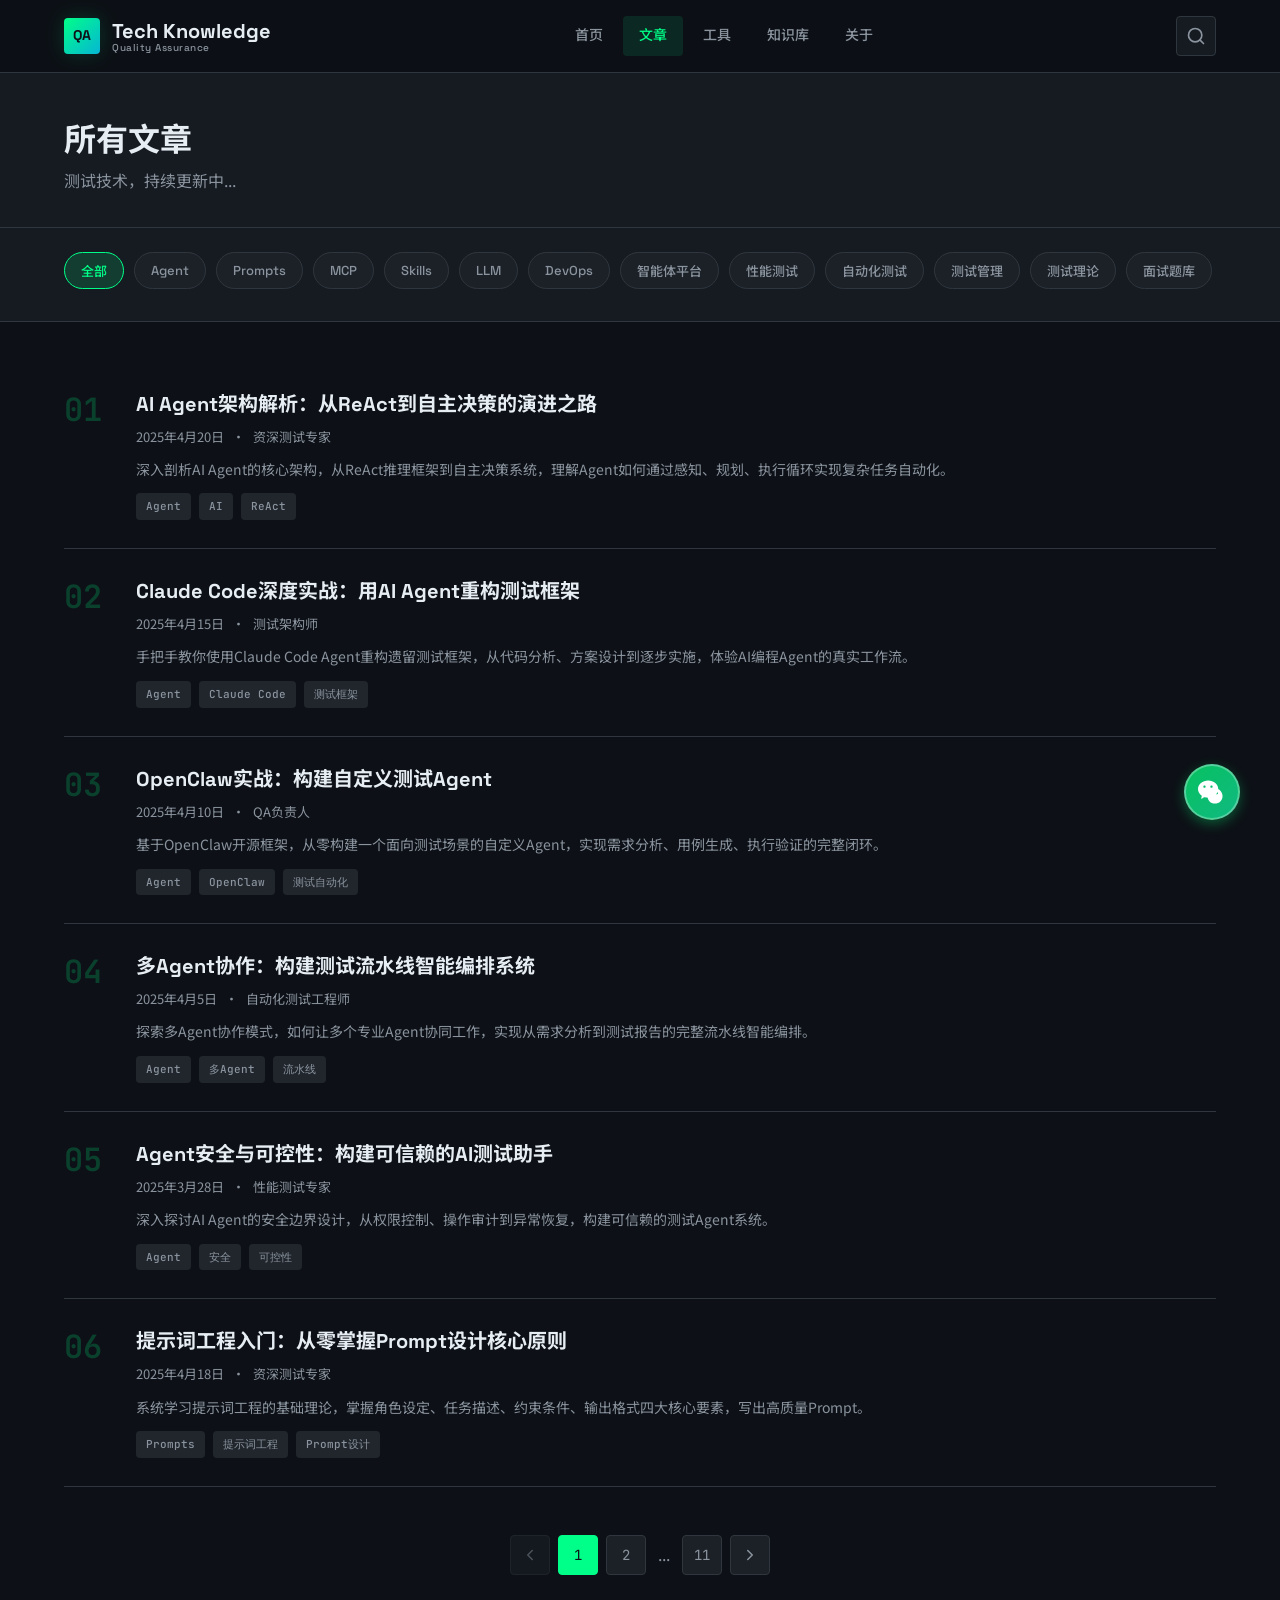
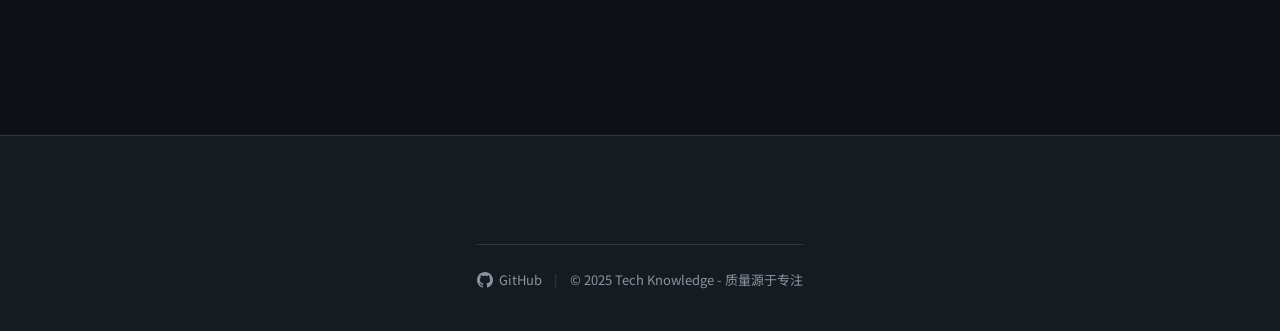
<file: posts.html>
<!DOCTYPE html>
<html lang="zh-CN">
<head>
  <meta charset="UTF-8">
  <meta name="viewport" content="width=device-width, initial-scale=1.0, maximum-scale=1.0, minimum-scale=1.0, user-scalable=no, viewport-fit=cover">
  <meta name="description" content="Tech Knowledge文章 - 涵盖AI Agent、自动化测试、性能测试等软件测试技术的深度实践">
  <meta name="format-detection" content="telephone=no, email=no">
  <meta name="theme-color" content="#0D1117">
  <title>所有文章 | Tech Knowledge</title>
  <link rel="stylesheet" href="css/style.css">
  <link rel="preconnect" href="https://fonts.googleapis.com">
  <link rel="preconnect" href="https://fonts.gstatic.com" crossorigin>
</head>
<body>
  <header class="header" id="header">
    <div class="container">
      <div class="header-inner">
        <a href="index.html" class="logo">
          <div class="logo-icon">QA</div>
          <div class="logo-text">
            Tech Knowledge
            <span>Quality Assurance</span>
          </div>
        </a>
        <nav class="nav">
          <a href="index.html" class="nav-link">首页</a>
          <a href="posts.html" class="nav-link active">文章</a>
          <a href="tools.html" class="nav-link">工具</a>
          <a href="knowledge.html" class="nav-link">知识库</a>
          <a href="about.html" class="nav-link">关于</a>
        </nav>
        <button class="search-btn" onclick="location.href='posts.html'" aria-label="搜索">
          <svg xmlns="http://www.w3.org/2000/svg" width="20" height="20" viewBox="0 0 24 24" fill="none" stroke="currentColor" stroke-width="2" stroke-linecap="round" stroke-linejoin="round">
            <circle cx="11" cy="11" r="8"></circle>
            <line x1="21" y1="21" x2="16.65" y2="16.65"></line>
          </svg>
        </button>
        <button class="mobile-menu-btn" aria-label="菜单">
          <span></span>
          <span></span>
          <span></span>
        </button>
      </div>
    </div>
  </header>

  <div class="page-header">
    <div class="container">
      <h1 class="page-title">所有文章</h1>
      <p class="page-subtitle">测试技术，持续更新中...</p>
    </div>
  </div>

  <div class="filters">
    <div class="container">
      <div class="filter-scroll">
        <button class="filter-btn active" data-tag="all">全部</button>
        <button class="filter-btn" data-tag="Agent">Agent</button>
        <button class="filter-btn" data-tag="Prompts">Prompts</button>
        <button class="filter-btn" data-tag="MCP">MCP</button>
        <button class="filter-btn" data-tag="Skills">Skills</button>
        <button class="filter-btn" data-tag="LLM">LLM</button>
        <button class="filter-btn" data-tag="DevOps">DevOps</button>
        <button class="filter-btn" data-tag="智能体平台">智能体平台</button>
        <button class="filter-btn" data-tag="性能测试">性能测试</button>
        <button class="filter-btn" data-tag="自动化测试">自动化测试</button>
        <button class="filter-btn" data-tag="测试管理">测试管理</button>
        <button class="filter-btn" data-tag="测试理论">测试理论</button>
        <button class="filter-btn" data-tag="面试题库">面试题库</button>
      </div>
    </div>
  </div>

  <section class="post-list">
    <div class="container">
      <div id="posts-container">
        <div style="text-align: center; padding: 60px;">
          <p style="color: var(--color-text-secondary);">正在加载文章...</p>
        </div>
      </div>
      <div id="pagination" class="pagination"></div>
    </div>
  </section>

  <footer class="footer" id="footer">
    <div class="container">
      <div class="footer-content">
        <div class="footer-copy">
          <a href="https://github.com" target="_blank" class="footer-github">
            <svg xmlns="http://www.w3.org/2000/svg" width="16" height="16" viewBox="0 0 24 24" fill="currentColor">
              <path d="M12 0c-6.626 0-12 5.373-12 12 0 5.302 3.438 9.8 8.207 11.387.599.111.793-.261.793-.577v-2.234c-3.338.726-4.033-1.416-4.033-1.416-.546-1.387-1.333-1.756-1.333-1.756-1.089-.745.083-.729.083-.729 1.205.084 1.839 1.237 1.839 1.237 1.07 1.834 2.807 1.304 3.492.997.107-.775.418-1.305.762-1.604-2.665-.305-5.467-1.334-5.467-5.931 0-1.311.469-2.381 1.236-3.221-.124-.303-.535-1.524.117-3.176 0 0 1.008-.322 3.301 1.23.957-.266 1.983-.399 3.003-.404 1.02.005 2.047.138 3.006.404 2.291-1.552 3.297-1.23 3.297-1.23.653 1.653.242 2.874.118 3.176.77.84 1.235 1.911 1.235 3.221 0 4.609-2.807 5.624-5.479 5.921.43.372.823 1.102.823 2.222v3.293c0 .319.192.694.801.576 4.765-1.589 8.199-6.086 8.199-11.386 0-6.627-5.373-12-12-12z"/>
            </svg>
            GitHub
          </a>
          <span class="footer-divider">|</span>
          <span>© 2025 Tech Knowledge - 质量源于专注</span>
        </div>
      </div>
    </div>
  </footer>

  <script src="js/main.js"></script>
  <script src="js/posts.js"></script>
  <script>
    document.addEventListener('DOMContentLoaded', () => Posts.init());
  </script>

  <div class="wechat-float-btn" onclick="showWechatModal()">
    <svg xmlns="http://www.w3.org/2000/svg" viewBox="0 0 24 24">
      <path d="M8.691 2.188C3.891 2.188 0 5.476 0 9.53c0 2.212 1.17 4.203 3.002 5.55a.59.59 0 01.213.665l-.39 1.48c-.019.07-.048.141-.048.213 0 .163.13.295.29.295a.326.326 0 00.167-.054l1.903-1.114a.864.864 0 01.717-.098 10.16 10.16 0 002.837.403c4.801 0 8.692-3.287 8.692-7.342 0-4.054-3.891-7.339-8.692-7.339zm-3.12 4.218c.552 0 1 .452 1 1.008 0 .556-.448 1.008-1 1.008-.553 0-1-.452-1-1.008 0-.556.447-1.008 1-1.008zm6 0c.552 0 1 .452 1 1.008 0 .556-.448 1.008-1 1.008-.553 0-1-.452-1-1.008 0-.556.447-1.008 1-1.008zm3.06 2.577c-1.797-.052-3.446.682-4.646 1.833-1.225 1.175-1.932 2.782-1.88 4.579.052 1.797.682 3.446 1.833 4.646 1.175 1.225 2.782 1.932 4.579 1.88 1.797-.052 3.446-.682 4.646-1.833 1.225-1.175 1.932-2.782 1.88-4.579-.052-1.797-.682-3.446-1.833-4.646-1.158-1.202-2.759-1.911-4.542-1.86zm-1.516 3.016c.552 0 1 .452 1 1.008 0 .556-.448 1.008-1 1.008-.553 0-1-.452-1-1.008 0-.556.447-1.008 1-1.008zm3 0c.552 0 1 .452 1 1.008 0 .556-.448 1.008-1 1.008-.553 0-1-.452-1-1.008 0-.556.447-1.008 1-1.008z"/>
    </svg>
  </div>

  <div class="wechat-modal-overlay" id="wechatModal" onclick="hideWechatModal()">
    <div class="wechat-modal" onclick="event.stopPropagation()">
      <div class="wechat-modal-title">微信公众号</div>
      <div class="wechat-modal-qrcode">
        <img src="assets/images/qroder.jpg" alt="微信公众号二维码" style="width: 180px; height: 180px;"/>
      </div>
      <div class="wechat-modal-desc">扫码关注公众号<br/>获取更多测试技术干货</div>
    </div>
  </div>

  <script>
    function showWechatModal() {
      document.getElementById('wechatModal').classList.add('active');
    }
    function hideWechatModal() {
      document.getElementById('wechatModal').classList.remove('active');
    }
  </script>
</body>
</html>
</file>
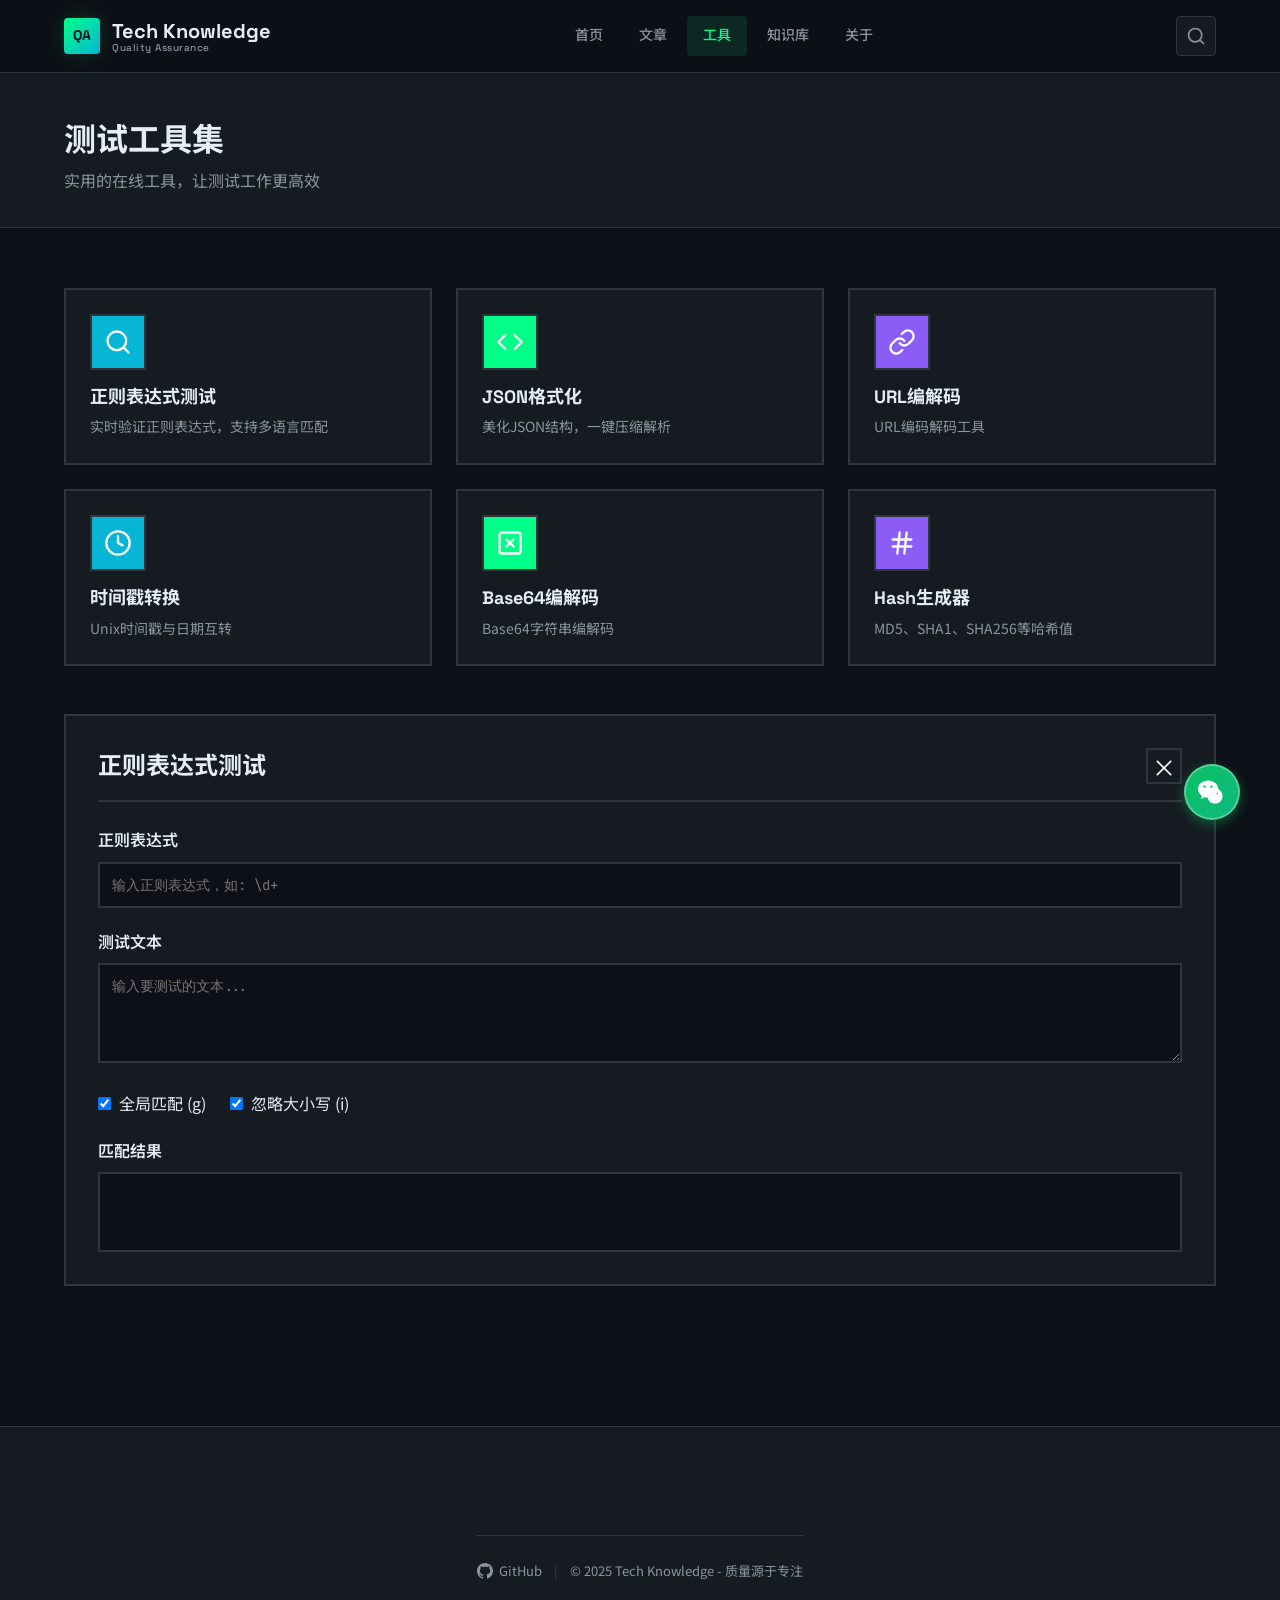
<file: tools.html>
<!DOCTYPE html>
<html lang="zh-CN">
<head>
  <meta charset="UTF-8">
  <meta name="viewport" content="width=device-width, initial-scale=1.0, maximum-scale=1.0, minimum-scale=1.0, user-scalable=no, viewport-fit=cover">
  <meta name="description" content="Tech Knowledge工具集 - 提供正则测试、JSON格式化、URL编解码等实用测试工具">
  <meta name="format-detection" content="telephone=no, email=no">
  <meta name="theme-color" content="#0D1117">
  <title>测试工具 | Tech Knowledge</title>
  <link rel="stylesheet" href="css/style.css">
  <link rel="preconnect" href="https://fonts.googleapis.com">
  <link rel="preconnect" href="https://fonts.gstatic.com" crossorigin>
</head>
<body>
  <header class="header" id="header">
    <div class="container">
      <div class="header-inner">
        <a href="index.html" class="logo">
          <div class="logo-icon">QA</div>
          <div class="logo-text">
            Tech Knowledge
            <span>Quality Assurance</span>
          </div>
        </a>
        <nav class="nav">
          <a href="index.html" class="nav-link">首页</a>
          <a href="posts.html" class="nav-link">文章</a>
          <a href="tools.html" class="nav-link active">工具</a>
          <a href="knowledge.html" class="nav-link">知识库</a>
          <a href="about.html" class="nav-link">关于</a>
        </nav>
        <button class="search-btn" onclick="location.href='posts.html'" aria-label="搜索">
          <svg xmlns="http://www.w3.org/2000/svg" width="20" height="20" viewBox="0 0 24 24" fill="none" stroke="currentColor" stroke-width="2" stroke-linecap="round" stroke-linejoin="round">
            <circle cx="11" cy="11" r="8"></circle>
            <line x1="21" y1="21" x2="16.65" y2="16.65"></line>
          </svg>
        </button>
        <button class="mobile-menu-btn" aria-label="菜单">
          <span></span>
          <span></span>
          <span></span>
        </button>
      </div>
    </div>
  </header>

  <main>
    <section class="page-header">
      <div class="container">
        <h1 class="page-title">测试工具集</h1>
        <p class="page-subtitle">实用的在线工具，让测试工作更高效</p>
      </div>
    </section>

    <section class="tools-section">
      <div class="container">
        <div class="tools-grid">
          <div class="tool-card" data-tool="regex">
            <div class="tool-icon">
              <svg xmlns="http://www.w3.org/2000/svg" width="28" height="28" viewBox="0 0 24 24" fill="none" stroke="currentColor" stroke-width="2" stroke-linecap="round" stroke-linejoin="round">
                <circle cx="11" cy="11" r="8"></circle>
                <line x1="21" y1="21" x2="16.65" y2="16.65"></line>
              </svg>
            </div>
            <h3 class="tool-name">正则表达式测试</h3>
            <p class="tool-desc">实时验证正则表达式，支持多语言匹配</p>
          </div>

          <div class="tool-card" data-tool="json">
            <div class="tool-icon" style="background: var(--color-primary);">
              <svg xmlns="http://www.w3.org/2000/svg" width="28" height="28" viewBox="0 0 24 24" fill="none" stroke="currentColor" stroke-width="2" stroke-linecap="round" stroke-linejoin="round">
                <polyline points="16 18 22 12 16 6"></polyline>
                <polyline points="8 6 2 12 8 18"></polyline>
              </svg>
            </div>
            <h3 class="tool-name">JSON格式化</h3>
            <p class="tool-desc">美化JSON结构，一键压缩解析</p>
          </div>

          <div class="tool-card" data-tool="url">
            <div class="tool-icon" style="background: var(--color-secondary);">
              <svg xmlns="http://www.w3.org/2000/svg" width="28" height="28" viewBox="0 0 24 24" fill="none" stroke="currentColor" stroke-width="2" stroke-linecap="round" stroke-linejoin="round">
                <path d="M10 13a5 5 0 0 0 7.54.54l3-3a5 5 0 0 0-7.07-7.07l-1.72 1.71"></path>
                <path d="M14 11a5 5 0 0 0-7.54-.54l-3 3a5 5 0 0 0 7.07 7.07l1.71-1.71"></path>
              </svg>
            </div>
            <h3 class="tool-name">URL编解码</h3>
            <p class="tool-desc">URL编码解码工具</p>
          </div>

          <div class="tool-card" data-tool="timestamp">
            <div class="tool-icon" style="background: var(--color-accent);">
              <svg xmlns="http://www.w3.org/2000/svg" width="28" height="28" viewBox="0 0 24 24" fill="none" stroke="currentColor" stroke-width="2" stroke-linecap="round" stroke-linejoin="round">
                <circle cx="12" cy="12" r="10"></circle>
                <polyline points="12 6 12 12 16 14"></polyline>
              </svg>
            </div>
            <h3 class="tool-name">时间戳转换</h3>
            <p class="tool-desc">Unix时间戳与日期互转</p>
          </div>

          <div class="tool-card" data-tool="base64">
            <div class="tool-icon" style="background: var(--color-primary);">
              <svg xmlns="http://www.w3.org/2000/svg" width="28" height="28" viewBox="0 0 24 24" fill="none" stroke="currentColor" stroke-width="2" stroke-linecap="round" stroke-linejoin="round">
                <rect x="3" y="3" width="18" height="18" rx="2" ry="2"></rect>
                <line x1="9" y1="9" x2="15" y2="15"></line>
                <line x1="15" y1="9" x2="9" y2="15"></line>
              </svg>
            </div>
            <h3 class="tool-name">Base64编解码</h3>
            <p class="tool-desc">Base64字符串编解码</p>
          </div>

          <div class="tool-card" data-tool="hash">
            <div class="tool-icon" style="background: var(--color-secondary);">
              <svg xmlns="http://www.w3.org/2000/svg" width="28" height="28" viewBox="0 0 24 24" fill="none" stroke="currentColor" stroke-width="2" stroke-linecap="round" stroke-linejoin="round">
                <line x1="4" y1="9" x2="20" y2="9"></line>
                <line x1="4" y1="15" x2="20" y2="15"></line>
                <line x1="10" y1="3" x2="8" y2="21"></line>
                <line x1="16" y1="3" x2="14" y2="21"></line>
              </svg>
            </div>
            <h3 class="tool-name">Hash生成器</h3>
            <p class="tool-desc">MD5、SHA1、SHA256等哈希值</p>
          </div>
        </div>

        <div class="tool-workspace" id="tool-workspace">
          <div class="tool-panel" id="regex-tool">
            <div class="tool-panel-header">
              <h3>正则表达式测试</h3>
              <button class="tool-close" onclick="closeTool()">&times;</button>
            </div>
            <div class="tool-panel-content">
              <div class="tool-input-group">
                <label>正则表达式</label>
                <input type="text" id="regex-pattern" placeholder="输入正则表达式，如: \d+" />
              </div>
              <div class="tool-input-group">
                <label>测试文本</label>
                <textarea id="regex-text" rows="4" placeholder="输入要测试的文本..."></textarea>
              </div>
              <div class="tool-options">
                <label><input type="checkbox" id="regex-global" checked> 全局匹配 (g)</label>
                <label><input type="checkbox" id="regex-case" checked> 忽略大小写 (i)</label>
              </div>
              <div class="tool-result">
                <label>匹配结果</label>
                <div id="regex-result" class="result-box"></div>
              </div>
            </div>
          </div>

          <div class="tool-panel hidden" id="json-tool">
            <div class="tool-panel-header">
              <h3>JSON格式化</h3>
              <button class="tool-close" onclick="closeTool()">&times;</button>
            </div>
            <div class="tool-panel-content">
              <div class="tool-input-group">
                <label>输入JSON</label>
                <textarea id="json-input" rows="6" placeholder="输入JSON字符串..."></textarea>
              </div>
              <div class="tool-actions">
                <button class="btn btn-primary" onclick="formatJSON()">格式化</button>
                <button class="btn btn-secondary" onclick="minifyJSON()">压缩</button>
                <button class="btn btn-secondary" onclick="validateJSON()">验证</button>
              </div>
              <div class="tool-result">
                <label>输出结果</label>
                <pre id="json-output" class="result-box"></pre>
              </div>
            </div>
          </div>

          <div class="tool-panel hidden" id="url-tool">
            <div class="tool-panel-header">
              <h3>URL编解码</h3>
              <button class="tool-close" onclick="closeTool()">&times;</button>
            </div>
            <div class="tool-panel-content">
              <div class="tool-input-group">
                <label>输入内容</label>
                <textarea id="url-input" rows="4" placeholder="输入URL字符串..."></textarea>
              </div>
              <div class="tool-actions">
                <button class="btn btn-primary" onclick="encodeURL()">编码</button>
                <button class="btn btn-secondary" onclick="decodeURL()">解码</button>
              </div>
              <div class="tool-result">
                <label>输出结果</label>
                <div id="url-output" class="result-box"></div>
              </div>
            </div>
          </div>

          <div class="tool-panel hidden" id="timestamp-tool">
            <div class="tool-panel-header">
              <h3>时间戳转换</h3>
              <button class="tool-close" onclick="closeTool()">&times;</button>
            </div>
            <div class="tool-panel-content">
              <div class="tool-input-group">
                <label>Unix时间戳（支持10位秒/13位毫秒）</label>
                <input type="text" id="timestamp-sec" placeholder="例如: 1704067200 或 1704067200000" />
                <div class="tool-actions">
                  <button class="btn btn-primary" onclick="timestampToDate()">转日期</button>
                  <button class="btn btn-secondary" onclick="nowToTimestamp()">当前时间</button>
                </div>
              </div>
              <div class="tool-input-group">
                <label>当前时间戳</label>
                <div class="current-timestamp">
                  <code id="current-ts-sec"></code>
                  <span class="ts-label">秒</span>
                  <code id="current-ts-ms"></code>
                  <span class="ts-label">毫秒</span>
                  <button class="btn btn-secondary" onclick="copyTimestamp()">复制</button>
                </div>
              </div>
              <div class="tool-input-group">
                <label>日期时间</label>
                <input type="datetime-local" id="datetime-input" />
                <div class="tool-actions">
                  <button class="btn btn-primary" onclick="dateToTimestampSec()">转秒级戳</button>
                  <button class="btn btn-secondary" onclick="dateToTimestampMs()">转毫秒级戳</button>
                </div>
              </div>
              <div class="tool-result">
                <label>结果</label>
                <div id="timestamp-result" class="result-box"></div>
              </div>
            </div>
          </div>

          <div class="tool-panel hidden" id="base64-tool">
            <div class="tool-panel-header">
              <h3>Base64编解码</h3>
              <button class="tool-close" onclick="closeTool()">&times;</button>
            </div>
            <div class="tool-panel-content">
              <div class="tool-input-group">
                <label>输入内容</label>
                <textarea id="base64-input" rows="4" placeholder="输入要编码或解码的内容..."></textarea>
              </div>
              <div class="tool-actions">
                <button class="btn btn-primary" onclick="encodeBase64()">编码</button>
                <button class="btn btn-secondary" onclick="decodeBase64()">解码</button>
              </div>
              <div class="tool-result">
                <label>输出结果</label>
                <div id="base64-output" class="result-box"></div>
              </div>
            </div>
          </div>

          <div class="tool-panel hidden" id="hash-tool">
            <div class="tool-panel-header">
              <h3>Hash生成器</h3>
              <button class="tool-close" onclick="closeTool()">&times;</button>
            </div>
            <div class="tool-panel-content">
              <div class="tool-input-group">
                <label>输入内容</label>
                <textarea id="hash-input" rows="4" placeholder="输入要计算哈希的内容..."></textarea>
              </div>
              <div class="tool-actions">
                <button class="btn btn-primary" onclick="generateHash('md5')">MD5</button>
                <button class="btn btn-secondary" onclick="generateHash('sha1')">SHA1</button>
                <button class="btn btn-secondary" onclick="generateHash('sha256')">SHA256</button>
              </div>
              <div class="tool-result">
                <label>输出结果</label>
                <div id="hash-output" class="result-box"></div>
              </div>
            </div>
          </div>

        </div>
      </div>
    </section>
  </main>

  <footer class="footer" id="footer">
    <div class="container">
      <div class="footer-content">
        <div class="footer-copy">
          <a href="https://github.com" target="_blank" class="footer-github">
            <svg xmlns="http://www.w3.org/2000/svg" width="16" height="16" viewBox="0 0 24 24" fill="currentColor">
              <path d="M12 0c-6.626 0-12 5.373-12 12 0 5.302 3.438 9.8 8.207 11.387.599.111.793-.261.793-.577v-2.234c-3.338.726-4.033-1.416-4.033-1.416-.546-1.387-1.333-1.756-1.333-1.756-1.089-.745.083-.729.083-.729 1.205.084 1.839 1.237 1.839 1.237 1.07 1.834 2.807 1.304 3.492.997.107-.775.418-1.305.762-1.604-2.665-.305-5.467-1.334-5.467-5.931 0-1.311.469-2.381 1.236-3.221-.124-.303-.535-1.524.117-3.176 0 0 1.008-.322 3.301 1.23.957-.266 1.983-.399 3.003-.404 1.02.005 2.047.138 3.006.404 2.291-1.552 3.297-1.23 3.297-1.23.653 1.653.242 2.874.118 3.176.77.84 1.235 1.911 1.235 3.221 0 4.609-2.807 5.624-5.479 5.921.43.372.823 1.102.823 2.222v3.293c0 .319.192.694.801.576 4.765-1.589 8.199-6.086 8.199-11.386 0-6.627-5.373-12-12-12z"/>
            </svg>
            GitHub
          </a>
          <span class="footer-divider">|</span>
          <span>© 2025 Tech Knowledge - 质量源于专注</span>
        </div>
      </div>
    </div>
  </footer>

  <script>
    document.addEventListener('DOMContentLoaded', () => {
      const toolCards = document.querySelectorAll('.tool-card');
      toolCards.forEach(card => {
        card.addEventListener('click', () => {
          const toolName = card.dataset.tool;
          openTool(toolName);
        });
      });
      updateCurrentTimestamp();
      setInterval(updateCurrentTimestamp, 1000);
    });

    function openTool(toolName) {
      document.querySelectorAll('.tool-panel').forEach(panel => {
        panel.classList.add('hidden');
      });
      const toolPanel = document.getElementById(toolName + '-tool');
      if (toolPanel) {
        toolPanel.classList.remove('hidden');
        document.getElementById('tool-workspace').scrollIntoView({ behavior: 'smooth' });
      }
      if (toolName === 'regex') {
        document.getElementById('regex-pattern').addEventListener('input', testRegex);
        document.getElementById('regex-text').addEventListener('input', testRegex);
        document.getElementById('regex-global').addEventListener('change', testRegex);
        document.getElementById('regex-case').addEventListener('change', testRegex);
      }
    }

    function closeTool() {
      document.querySelectorAll('.tool-panel').forEach(panel => {
        panel.classList.add('hidden');
      });
    }

    function testRegex() {
      const pattern = document.getElementById('regex-pattern').value;
      const text = document.getElementById('regex-text').value;
      const isGlobal = document.getElementById('regex-global').checked;
      const isCaseInsensitive = document.getElementById('regex-case').checked;
      const resultDiv = document.getElementById('regex-result');

      if (!pattern || !text) {
        resultDiv.innerHTML = '<span style="color: var(--color-text-secondary);">输入正则和文本开始测试...</span>';
        return;
      }

      try {
        let flags = '';
        if (isGlobal) flags += 'g';
        if (isCaseInsensitive) flags += 'i';

        const regex = new RegExp(pattern, flags);
        const matches = text.match(regex);

        if (matches) {
          resultDiv.innerHTML = `<span style="color: var(--color-success);">匹配成功！</span><br>` +
            `匹配到 ${matches.length} 个结果:<br>` +
            matches.map((m, i) => `<code>${i + 1}. ${escapeHtml(m)}</code>`).join('<br>');
        } else {
          resultDiv.innerHTML = '<span style="color: var(--color-error);">未匹配到任何结果</span>';
        }
      } catch (e) {
        resultDiv.innerHTML = `<span style="color: var(--color-error);">正则表达式错误: ${escapeHtml(e.message)}</span>`;
      }
    }

    function escapeHtml(text) {
      const div = document.createElement('div');
      div.textContent = text;
      return div.innerHTML;
    }

    function formatJSON() {
      const input = document.getElementById('json-input').value;
      const output = document.getElementById('json-output');
      try {
        const parsed = JSON.parse(input);
        output.textContent = JSON.stringify(parsed, null, 2);
        output.style.color = 'var(--color-success)';
      } catch (e) {
        output.textContent = 'JSON格式错误: ' + e.message;
        output.style.color = 'var(--color-error)';
      }
    }

    function minifyJSON() {
      const input = document.getElementById('json-input').value;
      const output = document.getElementById('json-output');
      try {
        const parsed = JSON.parse(input);
        output.textContent = JSON.stringify(parsed);
        output.style.color = 'var(--color-success)';
      } catch (e) {
        output.textContent = 'JSON格式错误: ' + e.message;
        output.style.color = 'var(--color-error)';
      }
    }

    function validateJSON() {
      const input = document.getElementById('json-input').value;
      const output = document.getElementById('json-output');
      try {
        JSON.parse(input);
        output.textContent = '✓ JSON格式有效';
        output.style.color = 'var(--color-success)';
      } catch (e) {
        output.textContent = '✗ JSON格式错误: ' + e.message;
        output.style.color = 'var(--color-error)';
      }
    }

    function encodeURL() {
      const input = document.getElementById('url-input').value;
      document.getElementById('url-output').textContent = encodeURIComponent(input);
    }

    function decodeURL() {
      const input = document.getElementById('url-input').value;
      try {
        document.getElementById('url-output').textContent = decodeURIComponent(input);
      } catch (e) {
        document.getElementById('url-output').textContent = '解码错误: ' + e.message;
      }
    }

    function updateCurrentTimestamp() {
      const now = Date.now();
      const nowSec = Math.floor(now / 1000);
      const nowMs = now;
      document.getElementById('current-ts-sec').textContent = nowSec;
      document.getElementById('current-ts-ms').textContent = nowMs;
    }

    function copyTimestamp() {
      const tsSec = document.getElementById('current-ts-sec').textContent;
      const tsMs = document.getElementById('current-ts-ms').textContent;
      const text = `秒级: ${tsSec}\n毫秒: ${tsMs}`;
      navigator.clipboard.writeText(text);
    }

    function timestampToDate() {
      const input = document.getElementById('timestamp-sec').value.trim();
      const result = document.getElementById('timestamp-result');
      if (!input) {
        result.innerHTML = '<span style="color: var(--color-error);">请输入时间戳</span>';
        return;
      }
      const ts = parseInt(input);
      if (isNaN(ts)) {
        result.innerHTML = '<span style="color: var(--color-error);">时间戳格式错误</span>';
        return;
      }
      let date, secResult, msResult;
      if (input.length === 10) {
        date = new Date(ts * 1000);
        secResult = ts;
        msResult = ts * 1000;
      } else if (input.length === 13) {
        date = new Date(ts);
        secResult = Math.floor(ts / 1000);
        msResult = ts;
      } else {
        date = new Date(ts < 1e12 ? ts * 1000 : ts);
        secResult = Math.floor(date.getTime() / 1000);
        msResult = date.getTime();
      }
      const weekdays = ['周日', '周一', '周二', '周三', '周四', '周五', '周六'];
      const weekday = weekdays[date.getDay()];
      result.innerHTML = `
        <div style="margin-bottom: 8px;">
          <span style="color: var(--color-text-secondary);">转换结果</span>
        </div>
        <div style="margin-bottom: 12px;">
          <code style="display: block; padding: 12px; background: var(--color-surface); border-radius: 6px; margin-bottom: 8px;">
            ${date.toLocaleString('zh-CN')} ${weekday}
          </code>
        </div>
        <div style="font-size: 13px; color: var(--color-text-secondary);">
          <div style="margin-bottom: 4px;">
            <span>秒级时间戳 (10位):</span>
            <code style="color: var(--color-primary); margin-left: 8px;">${secResult}</code>
            <button class="btn btn-secondary" style="padding: 2px 8px; font-size: 11px; margin-left: 8px;" onclick="copyText('${secResult}')">复制</button>
          </div>
          <div>
            <span>毫秒级时间戳 (13位):</span>
            <code style="color: var(--color-secondary); margin-left: 8px;">${msResult}</code>
            <button class="btn btn-secondary" style="padding: 2px 8px; font-size: 11px; margin-left: 8px;" onclick="copyText('${msResult}')">复制</button>
          </div>
        </div>
      `;
    }

    function nowToTimestamp() {
      const now = Date.now();
      const nowSec = Math.floor(now / 1000);
      document.getElementById('timestamp-sec').value = nowSec;
      timestampToDate();
    }

    function dateToTimestampSec() {
      const dateStr = document.getElementById('datetime-input').value;
      const result = document.getElementById('timestamp-result');
      if (!dateStr) {
        result.innerHTML = '<span style="color: var(--color-error);">请选择日期时间</span>';
        return;
      }
      const date = new Date(dateStr);
      const sec = Math.floor(date.getTime() / 1000);
      const ms = date.getTime();
      result.innerHTML = `
        <div style="margin-bottom: 8px;">
          <span style="color: var(--color-text-secondary);">转换结果</span>
        </div>
        <div style="margin-bottom: 12px;">
          <code style="display: block; padding: 12px; background: var(--color-surface); border-radius: 6px;">
            ${date.toLocaleString('zh-CN')}
          </code>
        </div>
        <div style="font-size: 13px; color: var(--color-text-secondary);">
          <div style="margin-bottom: 4px;">
            <span>秒级时间戳 (10位):</span>
            <code style="color: var(--color-primary); margin-left: 8px;">${sec}</code>
            <button class="btn btn-secondary" style="padding: 2px 8px; font-size: 11px; margin-left: 8px;" onclick="copyText('${sec}')">复制</button>
          </div>
          <div>
            <span>毫秒级时间戳 (13位):</span>
            <code style="color: var(--color-secondary); margin-left: 8px;">${ms}</code>
            <button class="btn btn-secondary" style="padding: 2px 8px; font-size: 11px; margin-left: 8px;" onclick="copyText('${ms}')">复制</button>
          </div>
        </div>
      `;
    }

    function dateToTimestampMs() {
      const dateStr = document.getElementById('datetime-input').value;
      const result = document.getElementById('timestamp-result');
      if (!dateStr) {
        result.innerHTML = '<span style="color: var(--color-error);">请选择日期时间</span>';
        return;
      }
      const date = new Date(dateStr);
      const ms = date.getTime();
      const sec = Math.floor(ms / 1000);
      result.innerHTML = `
        <div style="margin-bottom: 8px;">
          <span style="color: var(--color-text-secondary);">转换结果</span>
        </div>
        <div style="margin-bottom: 12px;">
          <code style="display: block; padding: 12px; background: var(--color-surface); border-radius: 6px;">
            ${date.toLocaleString('zh-CN')}
          </code>
        </div>
        <div style="font-size: 13px; color: var(--color-text-secondary);">
          <div style="margin-bottom: 4px;">
            <span>毫秒级时间戳 (13位):</span>
            <code style="color: var(--color-secondary); margin-left: 8px;">${ms}</code>
            <button class="btn btn-secondary" style="padding: 2px 8px; font-size: 11px; margin-left: 8px;" onclick="copyText('${ms}')">复制</button>
          </div>
          <div>
            <span>秒级时间戳 (10位):</span>
            <code style="color: var(--color-primary); margin-left: 8px;">${sec}</code>
            <button class="btn btn-secondary" style="padding: 2px 8px; font-size: 11px; margin-left: 8px;" onclick="copyText('${sec}')">复制</button>
          </div>
        </div>
      `;
    }

    function copyText(text) {
      navigator.clipboard.writeText(text.toString());
    }

    function encodeBase64() {
      const input = document.getElementById('base64-input').value;
      document.getElementById('base64-output').textContent = btoa(unescape(encodeURIComponent(input)));
    }

    function decodeBase64() {
      const input = document.getElementById('base64-input').value;
      try {
        document.getElementById('base64-output').textContent = decodeURIComponent(escape(atob(input)));
      } catch (e) {
        document.getElementById('base64-output').textContent = '解码错误: ' + e.message;
      }
    }

    async function generateHash(type) {
      const input = document.getElementById('hash-input').value;
      const output = document.getElementById('hash-output');
      if (!input) {
        output.textContent = '请输入内容';
        return;
      }
      const encoder = new TextEncoder();
      const data = encoder.encode(input);
      let hashBuffer;
      if (type === 'md5') {
        output.textContent = 'MD5请使用外部库（如CryptoJS）';
        return;
      } else if (type === 'sha1') {
        hashBuffer = await crypto.subtle.digest('SHA-1', data);
      } else if (type === 'sha256') {
        hashBuffer = await crypto.subtle.digest('SHA-256', data);
      }
      const hashArray = Array.from(new Uint8Array(hashBuffer));
      const hashHex = hashArray.map(b => b.toString(16).padStart(2, '0')).join('');
      output.textContent = hashHex;
    }
  </script>
  <style>
    .tools-section {
      padding: 60px 0;
    }
    .tools-grid {
      display: grid;
      grid-template-columns: repeat(auto-fill, minmax(280px, 1fr));
      gap: 24px;
      margin-bottom: 48px;
    }
    .tool-card {
      background: var(--color-surface);
      border: var(--border-width) solid var(--color-border);
      padding: 24px;
      cursor: pointer;
      transition: transform var(--transition-fast), box-shadow var(--transition-fast);
    }
    .tool-card:hover {
      transform: translate(-2px, -2px);
      box-shadow: var(--shadow-md);
    }
    .tool-icon {
      width: 56px;
      height: 56px;
      background: var(--color-accent);
      border: var(--border-width) solid var(--color-border);
      display: flex;
      align-items: center;
      justify-content: center;
      margin-bottom: 16px;
      color: white;
    }
    .tool-name {
      font-size: 18px;
      margin-bottom: 8px;
    }
    .tool-desc {
      font-size: 14px;
      color: var(--color-text-secondary);
    }
    .tool-workspace {
      background: var(--color-surface);
      border: var(--border-width) solid var(--color-border);
      padding: 32px;
    }
    .tool-panel.hidden {
      display: none;
    }
    .tool-panel-header {
      display: flex;
      justify-content: space-between;
      align-items: center;
      margin-bottom: 24px;
      padding-bottom: 16px;
      border-bottom: 2px solid var(--color-border);
    }
    .tool-panel-header h3 {
      font-size: 24px;
    }
    .tool-close {
      width: 36px;
      height: 36px;
      background: var(--color-dark);
      color: white;
      border: var(--border-width) solid var(--color-border);
      font-size: 24px;
      cursor: pointer;
      display: flex;
      align-items: center;
      justify-content: center;
    }
    .tool-close:hover {
      background: var(--color-error);
    }
    .tool-input-group {
      margin-bottom: 20px;
    }
    .tool-input-group label {
      display: block;
      font-weight: 600;
      margin-bottom: 8px;
    }
    .tool-input-group input,
    .tool-input-group textarea {
      width: 100%;
      padding: 12px;
      border: var(--border-width) solid var(--color-border);
      font-family: var(--font-code);
      font-size: 14px;
      background: var(--color-bg);
      color: var(--color-text);
    }
    .tool-input-group input:focus,
    .tool-input-group textarea:focus {
      outline: none;
      border-color: var(--color-primary);
    }
    .tool-options {
      display: flex;
      gap: 24px;
      margin-bottom: 20px;
    }
    .tool-options label {
      display: flex;
      align-items: center;
      gap: 8px;
      cursor: pointer;
    }
    .tool-actions {
      display: flex;
      gap: 12px;
      margin-bottom: 20px;
    }
    .tool-result label {
      display: block;
      font-weight: 600;
      margin-bottom: 8px;
    }
    .result-box {
      background: var(--color-bg);
      border: var(--border-width) solid var(--color-border);
      padding: 16px;
      min-height: 80px;
      font-family: var(--font-code);
      font-size: 14px;
      white-space: pre-wrap;
      word-break: break-all;
    }
    .current-timestamp {
      display: flex;
      gap: 12px;
      align-items: center;
      flex-wrap: wrap;
    }
    .current-timestamp code {
      background: var(--color-bg);
      padding: 8px 16px;
      border: var(--border-width) solid var(--color-border);
      font-size: 18px;
    }
    .ts-label {
      font-size: 12px;
      color: var(--color-text-secondary);
      font-family: var(--font-code);
    }
  </style>

  <div class="wechat-float-btn" onclick="showWechatModal()">
    <svg xmlns="http://www.w3.org/2000/svg" viewBox="0 0 24 24">
      <path d="M8.691 2.188C3.891 2.188 0 5.476 0 9.53c0 2.212 1.17 4.203 3.002 5.55a.59.59 0 01.213.665l-.39 1.48c-.019.07-.048.141-.048.213 0 .163.13.295.29.295a.326.326 0 00.167-.054l1.903-1.114a.864.864 0 01.717-.098 10.16 10.16 0 002.837.403c4.801 0 8.692-3.287 8.692-7.342 0-4.054-3.891-7.339-8.692-7.339zm-3.12 4.218c.552 0 1 .452 1 1.008 0 .556-.448 1.008-1 1.008-.553 0-1-.452-1-1.008 0-.556.447-1.008 1-1.008zm6 0c.552 0 1 .452 1 1.008 0 .556-.448 1.008-1 1.008-.553 0-1-.452-1-1.008 0-.556.447-1.008 1-1.008zm3.06 2.577c-1.797-.052-3.446.682-4.646 1.833-1.225 1.175-1.932 2.782-1.88 4.579.052 1.797.682 3.446 1.833 4.646 1.175 1.225 2.782 1.932 4.579 1.88 1.797-.052 3.446-.682 4.646-1.833 1.225-1.175 1.932-2.782 1.88-4.579-.052-1.797-.682-3.446-1.833-4.646-1.158-1.202-2.759-1.911-4.542-1.86zm-1.516 3.016c.552 0 1 .452 1 1.008 0 .556-.448 1.008-1 1.008-.553 0-1-.452-1-1.008 0-.556.447-1.008 1-1.008zm3 0c.552 0 1 .452 1 1.008 0 .556-.448 1.008-1 1.008-.553 0-1-.452-1-1.008 0-.556.447-1.008 1-1.008z"/>
    </svg>
  </div>

  <div class="wechat-modal-overlay" id="wechatModal" onclick="hideWechatModal()">
    <div class="wechat-modal" onclick="event.stopPropagation()">
      <div class="wechat-modal-title">微信公众号</div>
      <div class="wechat-modal-qrcode">
        <img src="assets/images/qroder.jpg" alt="微信公众号二维码" style="width: 180px; height: 180px;"/>
      </div>
      <div class="wechat-modal-desc">扫码关注公众号<br/>获取更多测试技术干货</div>
    </div>
  </div>

  <script>
    function showWechatModal() {
      document.getElementById('wechatModal').classList.add('active');
    }
    function hideWechatModal() {
      document.getElementById('wechatModal').classList.remove('active');
    }
  </script>
</body>
</html>
</file>
<file: css/style.css>
@import url('https://fonts.googleapis.com/css2?family=JetBrains+Mono:wght@400;500;600;700&family=Noto+Sans+SC:wght@400;500;700&family=Space+Grotesk:wght@500;600;700&display=swap');

:root {
  --color-primary: #00FF88;
  --color-secondary: #8B5CF6;
  --color-accent: #06B6D4;
  --color-bg: #0D1117;
  --color-surface: #161B22;
  --color-card: #1C2128;
  --color-text: #E6EDF3;
  --color-text-secondary: #8B949E;
  --color-error: #FF6B6B;
  --color-success: #00FF88;
  --color-border: #30363D;
  --color-muted: #21262D;

  --font-heading: 'Space Grotesk', 'Noto Sans SC', sans-serif;
  --font-body: 'Noto Sans SC', system-ui, sans-serif;
  --font-code: 'JetBrains Mono', monospace;

  --shadow-glow: 0 0 20px rgba(0, 255, 136, 0.15);
  --shadow-glow-purple: 0 0 20px rgba(139, 92, 246, 0.15);
  --shadow-card: 0 4px 24px rgba(0, 0, 0, 0.4);

  --border-width: 2px;
  --radius: 8px;
  --radius-sm: 4px;

  --transition-fast: 150ms ease;
  --transition-normal: 250ms ease;
  --transition-slow: 400ms ease;
}

*, *::before, *::after {
  box-sizing: border-box;
  margin: 0;
  padding: 0;
}

html {
  scroll-behavior: smooth;
  overflow-x: hidden;
  -webkit-overflow-scrolling: touch;
}

body {
  font-family: var(--font-body);
  font-size: 16px;
  line-height: 1.7;
  color: var(--color-text);
  background-color: var(--color-bg);
  min-height: 100vh;
  overflow-x: hidden;
  width: 100%;
  max-width: 100%;
  -webkit-tap-highlight-color: transparent;
  -webkit-font-smoothing: antialiased;
  -moz-osx-font-smoothing: grayscale;
  touch-action: manipulation;
}

::selection {
  background-color: var(--color-primary);
  color: var(--color-bg);
}

::-webkit-scrollbar {
  width: 8px;
}

::-webkit-scrollbar-track {
  background: var(--color-bg);
}

::-webkit-scrollbar-thumb {
  background: var(--color-border);
  border-radius: 4px;
}

::-webkit-scrollbar-thumb:hover {
  background: var(--color-text-secondary);
}

.container {
  max-width: 1200px;
  margin: 0 auto;
  padding: 0 24px;
}

.container-narrow {
  max-width: 800px;
  margin: 0 auto;
  padding: 0 24px;
}

a {
  color: var(--color-primary);
  text-decoration: none;
  transition: color var(--transition-fast);
}

a:hover {
  color: var(--color-accent);
}

img {
  max-width: 100%;
  height: auto;
  display: block;
}

button {
  font-family: inherit;
  cursor: pointer;
  border: none;
  background: none;
}

input, textarea {
  font-family: inherit;
  font-size: inherit;
}

h1, h2, h3, h4, h5, h6 {
  font-family: var(--font-heading);
  font-weight: 700;
  line-height: 1.2;
  color: var(--color-text);
}

.header {
  position: sticky;
  top: 0;
  z-index: 100;
  background: rgba(13, 17, 23, 0.85);
  backdrop-filter: blur(12px);
  border-bottom: 1px solid var(--color-border);
  padding: 16px 0;
}

.header-inner {
  display: flex;
  align-items: center;
  justify-content: space-between;
  gap: 24px;
}

.logo {
  font-family: var(--font-heading);
  font-size: 20px;
  font-weight: 700;
  display: flex;
  align-items: center;
  gap: 12px;
  color: var(--color-text);
}

.logo:hover {
  color: var(--color-text);
}

.logo-icon {
  width: 36px;
  height: 36px;
  background: linear-gradient(135deg, var(--color-primary), var(--color-accent));
  border-radius: var(--radius-sm);
  display: flex;
  align-items: center;
  justify-content: center;
  font-size: 14px;
  font-weight: 700;
  color: var(--color-bg);
  box-shadow: var(--shadow-glow);
}

.logo-text {
  display: flex;
  flex-direction: column;
  line-height: 1.1;
}

.logo-text span {
  font-size: 10px;
  font-weight: 500;
  color: var(--color-text-secondary);
  letter-spacing: 0.5px;
}

.nav {
  display: flex;
  align-items: center;
  gap: 4px;
}

.nav-link {
  font-family: var(--font-heading);
  font-weight: 500;
  font-size: 14px;
  padding: 8px 16px;
  border-radius: var(--radius-sm);
  color: var(--color-text-secondary);
  transition: all var(--transition-fast);
  position: relative;
}

.nav-link:hover {
  color: var(--color-text);
  background: var(--color-muted);
}

.nav-link.active {
  color: var(--color-primary);
  background: rgba(0, 255, 136, 0.1);
}

.search-btn {
  width: 40px;
  height: 40px;
  border: 1px solid var(--color-border);
  background: var(--color-surface);
  border-radius: var(--radius-sm);
  display: flex;
  align-items: center;
  justify-content: center;
  transition: all var(--transition-fast);
  color: var(--color-text-secondary);
}

.search-btn:hover {
  border-color: var(--color-primary);
  color: var(--color-primary);
  box-shadow: var(--shadow-glow);
}

.mobile-menu-btn {
  display: none;
  width: 40px;
  height: 40px;
  border: 1px solid var(--color-border);
  background: var(--color-surface);
  border-radius: var(--radius-sm);
  flex-direction: column;
  align-items: center;
  justify-content: center;
  gap: 4px;
  color: var(--color-text);
}

.mobile-menu-btn span {
  width: 18px;
  height: 2px;
  background: currentColor;
  transition: all var(--transition-fast);
  border-radius: 1px;
}

.hero {
  padding: 100px 0 80px;
  background: var(--color-bg);
  position: relative;
  overflow: hidden;
}

.hero::before {
  content: '';
  position: absolute;
  top: 0;
  left: 0;
  right: 0;
  bottom: 0;
  background:
    radial-gradient(ellipse at 20% 20%, rgba(0, 255, 136, 0.08) 0%, transparent 50%),
    radial-gradient(ellipse at 80% 80%, rgba(139, 92, 246, 0.08) 0%, transparent 50%);
  pointer-events: none;
}

.hero::after {
  content: '';
  position: absolute;
  top: 0;
  left: 0;
  right: 0;
  bottom: 0;
  background-image:
    linear-gradient(rgba(48, 54, 61, 0.3) 1px, transparent 1px),
    linear-gradient(90deg, rgba(48, 54, 61, 0.3) 1px, transparent 1px);
  background-size: 60px 60px;
  opacity: 0.5;
  pointer-events: none;
}

.hero-content {
  position: relative;
  z-index: 1;
}

.hero-badge {
  display: inline-flex;
  align-items: center;
  gap: 8px;
  padding: 6px 14px;
  background: rgba(0, 255, 136, 0.1);
  border: 1px solid rgba(0, 255, 136, 0.3);
  border-radius: 20px;
  font-family: var(--font-code);
  font-size: 12px;
  color: var(--color-primary);
  margin-bottom: 24px;
}

.hero-badge::before {
  content: '';
  width: 6px;
  height: 6px;
  background: var(--color-primary);
  border-radius: 50%;
  animation: pulse 2s infinite;
}

@keyframes pulse {
  0%, 100% { opacity: 1; }
  50% { opacity: 0.5; }
}

.hero-title {
  font-size: clamp(40px, 7vw, 64px);
  margin-bottom: 20px;
  letter-spacing: -1px;
  line-height: 1.1;
}

.hero-title .highlight {
  background: linear-gradient(135deg, var(--color-primary), var(--color-accent));
  -webkit-background-clip: text;
  -webkit-text-fill-color: transparent;
  background-clip: text;
}

.hero-subtitle {
  font-size: 18px;
  color: var(--color-text-secondary);
  max-width: 600px;
  margin-bottom: 32px;
  line-height: 1.7;
}

.hero-stats {
  display: flex;
  gap: 40px;
  margin-top: 40px;
  padding-top: 32px;
  border-top: 1px solid var(--color-border);
}

.hero-stat {
  display: flex;
  flex-direction: column;
}

.hero-stat-value {
  font-family: var(--font-heading);
  font-size: 32px;
  font-weight: 700;
  color: var(--color-primary);
}

.hero-stat-label {
  font-size: 13px;
  color: var(--color-text-secondary);
  margin-top: 4px;
}

.hero-code {
  margin-top: 32px;
  background: var(--color-card);
  border: 1px solid var(--color-border);
  border-radius: var(--radius);
  overflow: hidden;
  max-width: 520px;
}

.hero-code-header {
  display: flex;
  align-items: center;
  gap: 6px;
  padding: 10px 14px;
  background: var(--color-surface);
  border-bottom: 1px solid var(--color-border);
}

.hero-code-dot {
  width: 10px;
  height: 10px;
  border-radius: 50%;
  background: var(--color-border);
}

.hero-code-dot:nth-child(1) { background: #FF5F56; }
.hero-code-dot:nth-child(2) { background: #FFBD2E; }
.hero-code-dot:nth-child(3) { background: #27C93F; }

.hero-code-title {
  margin-left: 8px;
  font-family: var(--font-code);
  font-size: 12px;
  color: var(--color-text-secondary);
}

.hero-code-content {
  padding: 16px 20px;
  margin: 0;
  font-family: var(--font-code);
  font-size: 13px;
  line-height: 1.8;
  color: var(--color-text);
  overflow-x: auto;
}

.hero-code-content code {
  font-family: inherit;
}

.code-keyword { color: #FF79C6; }
.code-function { color: #50FA7B; }
.code-string { color: #F1FA8C; }
.code-comment { color: #6272A4; }
.code-number { color: #BD93F9; }

.hero-buttons {
  display: flex;
  gap: 16px;
  flex-wrap: wrap;
  margin-top: 32px;
}

.btn {
  font-family: var(--font-heading);
  font-weight: 600;
  font-size: 14px;
  padding: 12px 24px;
  border-radius: var(--radius-sm);
  display: inline-flex;
  align-items: center;
  gap: 8px;
  transition: all var(--transition-fast);
  cursor: pointer;
}

.btn-primary {
  background: linear-gradient(135deg, var(--color-primary), #00CC6A);
  color: var(--color-bg);
  border: none;
  box-shadow: 0 4px 16px rgba(0, 255, 136, 0.3);
}

.btn-primary:hover {
  transform: translateY(-2px);
  box-shadow: 0 6px 24px rgba(0, 255, 136, 0.4);
  color: var(--color-bg);
}

.btn-secondary {
  background: transparent;
  color: var(--color-text);
  border: 1px solid var(--color-border);
}

.btn-secondary:hover {
  border-color: var(--color-primary);
  color: var(--color-primary);
  background: rgba(0, 255, 136, 0.05);
}

.btn-icon {
  width: 40px;
  height: 40px;
  padding: 0;
  display: flex;
  align-items: center;
  justify-content: center;
}

.features {
  padding: 80px 0;
  background: var(--color-surface);
  border-top: 1px solid var(--color-border);
  border-bottom: 1px solid var(--color-border);
}

.section-header {
  display: flex;
  align-items: flex-end;
  justify-content: space-between;
  margin-bottom: 48px;
  gap: 24px;
}

.section-title {
  font-size: 28px;
  margin-bottom: 8px;
}

.section-subtitle {
  color: var(--color-text-secondary);
  font-size: 15px;
}

.section-link {
  font-family: var(--font-heading);
  font-size: 14px;
  font-weight: 500;
  display: flex;
  align-items: center;
  gap: 6px;
  color: var(--color-primary);
  white-space: nowrap;
}

.section-link:hover {
  gap: 10px;
}

.features-grid {
  display: grid;
  grid-template-columns: repeat(3, 1fr);
  gap: 20px;
}

.feature-card {
  background: var(--color-card);
  border: 1px solid var(--color-border);
  border-radius: var(--radius);
  padding: 28px;
  transition: all var(--transition-normal);
  position: relative;
  overflow: hidden;
}

.feature-card::before {
  content: '';
  position: absolute;
  top: 0;
  left: 0;
  right: 0;
  height: 3px;
  background: linear-gradient(90deg, var(--color-primary), var(--color-secondary));
  opacity: 0;
  transition: opacity var(--transition-fast);
}

.feature-card:hover {
  border-color: var(--color-primary);
  transform: translateY(-4px);
  box-shadow: var(--shadow-glow);
}

.feature-card:hover::before {
  opacity: 1;
}

.feature-icon {
  width: 48px;
  height: 48px;
  background: rgba(0, 255, 136, 0.1);
  border-radius: var(--radius-sm);
  display: flex;
  align-items: center;
  justify-content: center;
  margin-bottom: 20px;
}

.feature-icon svg {
  width: 24px;
  height: 24px;
  stroke: var(--color-primary);
}

.feature-title {
  font-size: 18px;
  margin-bottom: 10px;
}

.feature-desc {
  color: var(--color-text-secondary);
  font-size: 14px;
  line-height: 1.6;
}

.posts-section {
  padding: 80px 0;
  background: var(--color-bg);
}

.posts-grid {
  display: grid;
  grid-template-columns: repeat(2, 1fr);
  gap: 24px;
}

.page-header {
  padding: 48px 0 32px;
  background: var(--color-surface);
  border-bottom: 1px solid var(--color-border);
}

.page-title {
  font-size: 32px;
  margin-bottom: 8px;
}

.page-subtitle {
  color: var(--color-text-secondary);
  font-size: 16px;
}

.knowledge-section {
  padding: 60px 0;
  background: var(--color-bg);
}

.knowledge-header {
  text-align: center;
  margin-bottom: 48px;
}

.knowledge-title {
  font-size: 36px;
  margin-bottom: 16px;
  background: linear-gradient(135deg, var(--color-primary), var(--color-accent));
  -webkit-background-clip: text;
  -webkit-text-fill-color: transparent;
  background-clip: text;
}

.knowledge-desc {
  color: var(--color-text-secondary);
  font-size: 16px;
  max-width: 600px;
  margin: 0 auto;
}

.search-box {
  max-width: 680px;
  margin: 0 auto 40px;
}

.search-input-wrapper {
  display: flex;
  gap: 12px;
  background: var(--color-card);
  border: 1px solid var(--color-border);
  border-radius: var(--radius);
  padding: 6px;
}

.search-input {
  flex: 1;
  background: transparent;
  border: none;
  padding: 12px 16px;
  font-size: 16px;
  color: var(--color-text);
  outline: none;
}

.search-input::placeholder {
  color: var(--color-text-secondary);
}

.search-submit {
  background: linear-gradient(135deg, var(--color-primary), #00CC6A);
  color: var(--color-bg);
  border: none;
  padding: 12px 24px;
  border-radius: var(--radius-sm);
  font-weight: 600;
  cursor: pointer;
  display: flex;
  align-items: center;
  gap: 8px;
  transition: all var(--transition-fast);
}

.search-submit:hover {
  transform: translateY(-2px);
  box-shadow: var(--shadow-glow);
}

.chat-container {
  max-width: 800px;
  margin: 0 auto;
  background: var(--color-card);
  border: 1px solid var(--color-border);
  border-radius: var(--radius);
  overflow: hidden;
}

.chat-messages {
  min-height: 300px;
  max-height: 500px;
  overflow-y: auto;
  padding: 24px;
}

.chat-message {
  margin-bottom: 24px;
  display: flex;
  flex-direction: column;
}

.chat-message.user {
  align-items: flex-end;
}

.chat-message.ai {
  align-items: flex-start;
}

.message-bubble {
  max-width: 80%;
  padding: 16px 20px;
  border-radius: 16px;
  line-height: 1.6;
}

.chat-message.user .message-bubble {
  background: linear-gradient(135deg, var(--color-primary), #00CC6A);
  color: var(--color-bg);
  border-bottom-right-radius: 4px;
}

.chat-message.ai .message-bubble {
  background: var(--color-surface);
  color: var(--color-text);
  border: 1px solid var(--color-border);
  border-bottom-left-radius: 4px;
}

.message-time {
  font-size: 11px;
  color: var(--color-text-secondary);
  margin-top: 8px;
  padding: 0 8px;
}

.chat-sources {
  margin-top: 12px;
  padding: 12px 16px;
  background: var(--color-surface);
  border-radius: var(--radius-sm);
  border: 1px solid var(--color-border);
}

.chat-sources-title {
  font-size: 12px;
  font-weight: 600;
  color: var(--color-text-secondary);
  margin-bottom: 8px;
}

.chat-sources-list {
  list-style: none;
}

.chat-sources-item {
  padding: 6px 0;
  border-bottom: 1px solid var(--color-border);
}

.chat-sources-item:last-child {
  border-bottom: none;
}

.chat-sources-link {
  color: var(--color-primary);
  font-size: 13px;
}

.chat-sources-link:hover {
  text-decoration: underline;
}

.suggested-queries {
  padding: 16px 24px 24px;
  border-top: 1px solid var(--color-border);
}

.suggested-title {
  font-size: 13px;
  color: var(--color-text-secondary);
  margin-bottom: 12px;
}

.suggested-chips {
  display: flex;
  flex-wrap: wrap;
  gap: 8px;
}

.chip {
  padding: 8px 16px;
  background: var(--color-surface);
  border: 1px solid var(--color-border);
  border-radius: 20px;
  font-size: 13px;
  color: var(--color-text);
  cursor: pointer;
  transition: all var(--transition-fast);
}

.chip:hover {
  border-color: var(--color-primary);
  color: var(--color-primary);
  background: rgba(0, 255, 136, 0.05);
}

.typing-indicator {
  display: flex;
  gap: 4px;
  padding: 16px 20px;
  background: var(--color-surface);
  border-radius: 16px;
  border-bottom-left-radius: 4px;
  width: fit-content;
}

.typing-dot {
  width: 8px;
  height: 8px;
  background: var(--color-text-secondary);
  border-radius: 50%;
  animation: typing 1.4s infinite;
}

.typing-dot:nth-child(2) { animation-delay: 0.2s; }
.typing-dot:nth-child(3) { animation-delay: 0.4s; }

@keyframes typing {
  0%, 60%, 100% { opacity: 0.3; transform: translateY(0); }
  30% { opacity: 1; transform: translateY(-4px); }
}

.post-card {
  background: var(--color-card);
  border: 1px solid var(--color-border);
  border-radius: var(--radius);
  padding: 24px;
  transition: all var(--transition-normal);
  display: flex;
  flex-direction: column;
  position: relative;
  overflow: hidden;
}

.post-card::before {
  content: '';
  position: absolute;
  top: 0;
  left: 0;
  width: 4px;
  height: 100%;
  background: linear-gradient(180deg, var(--color-primary), var(--color-accent));
  opacity: 0;
  transition: opacity var(--transition-fast);
}

.post-card:hover {
  border-color: rgba(0, 255, 136, 0.3);
  transform: translateX(4px);
  box-shadow: var(--shadow-glow);
}

.post-card:hover::before {
  opacity: 1;
}

.post-card-header {
  display: flex;
  align-items: flex-start;
  justify-content: space-between;
  margin-bottom: 16px;
}

.post-number {
  font-family: var(--font-code);
  font-size: 32px;
  font-weight: 600;
  color: var(--color-primary);
  opacity: 0.3;
  line-height: 1;
}

.post-date {
  font-family: var(--font-code);
  font-size: 12px;
  color: var(--color-text-secondary);
}

.post-title {
  font-size: 18px;
  margin-bottom: 10px;
  line-height: 1.4;
}

.post-title a {
  color: var(--color-text);
}

.post-title a:hover {
  color: var(--color-primary);
}

.post-excerpt {
  color: var(--color-text-secondary);
  font-size: 14px;
  margin-bottom: 16px;
  flex-grow: 1;
  line-height: 1.6;
}

.post-footer {
  display: flex;
  align-items: center;
  justify-content: space-between;
  padding-top: 16px;
  border-top: 1px solid var(--color-border);
  margin-top: auto;
}

.post-tags {
  display: flex;
  gap: 8px;
  flex-wrap: wrap;
  margin-top: 12px;
}

.tag {
  font-family: var(--font-code);
  font-size: 11px;
  font-weight: 500;
  padding: 4px 10px;
  background: var(--color-muted);
  border-radius: var(--radius-sm);
  color: var(--color-text-secondary);
  transition: all var(--transition-fast);
}

.tag:hover {
  background: rgba(0, 255, 136, 0.15);
  color: var(--color-primary);
}

.post-meta {
  display: flex;
  align-items: center;
  gap: 12px;
  font-size: 12px;
  color: var(--color-text-secondary);
}

.post-meta-item {
  display: flex;
  align-items: center;
  gap: 4px;
}

.code-block {
  background: var(--color-bg);
  border: 1px solid var(--color-border);
  border-radius: var(--radius);
  padding: 16px;
  margin: 16px 0;
  overflow-x: auto;
}

.code-block pre {
  font-family: var(--font-code);
  font-size: 14px;
  line-height: 1.6;
  color: var(--color-text);
}

.code-block code {
  font-family: var(--font-code);
}

.footer {
  background: var(--color-surface);
  border-top: 1px solid var(--color-border);
  padding: 60px 0 40px;
  margin-top: 80px;
}

.footer-content {
  display: flex;
  justify-content: center;
  align-items: center;
}

.footer-copy {
  display: flex;
  align-items: center;
  gap: 12px;
  font-size: 14px;
  color: var(--color-text-secondary);
}

.footer-github {
  display: flex;
  align-items: center;
  gap: 6px;
  color: var(--color-text-secondary);
  text-decoration: none;
  transition: color var(--transition-fast);
}

.footer-github:hover {
  color: var(--color-primary);
}

.footer-divider {
  opacity: 0.3;
}

.footer-brand {
  max-width: 280px;
}

.footer-logo {
  font-family: var(--font-heading);
  font-size: 20px;
  font-weight: 700;
  margin-bottom: 16px;
  display: flex;
  align-items: center;
  gap: 10px;
}

.footer-logo-icon {
  width: 32px;
  height: 32px;
  background: linear-gradient(135deg, var(--color-primary), var(--color-accent));
  border-radius: var(--radius-sm);
  display: flex;
  align-items: center;
  justify-content: center;
  font-size: 12px;
  font-weight: 700;
  color: var(--color-bg);
}

.footer-desc {
  color: var(--color-text-secondary);
  font-size: 14px;
  line-height: 1.7;
  margin-bottom: 20px;
}

.footer-section-title {
  font-family: var(--font-heading);
  font-size: 14px;
  font-weight: 600;
  margin-bottom: 20px;
  color: var(--color-text);
}

.footer-links {
  display: flex;
  flex-direction: column;
  gap: 12px;
}

.footer-link {
  font-size: 14px;
  color: var(--color-text-secondary);
  transition: color var(--transition-fast);
}

.footer-link:hover {
  color: var(--color-primary);
}

.footer-copy {
  margin-top: 48px;
  padding-top: 24px;
  border-top: 1px solid var(--color-border);
  font-size: 13px;
  color: var(--color-text-secondary);
  text-align: center;
}

.filters {
  padding: 24px 0;
  background: var(--color-surface);
  border-bottom: 1px solid var(--color-border);
  position: sticky;
  top: 73px;
  z-index: 50;
}

.filter-scroll {
  display: flex;
  gap: 10px;
  overflow-x: auto;
  padding-bottom: 8px;
  scrollbar-width: none;
}

.filter-scroll::-webkit-scrollbar {
  display: none;
}

.filter-btn {
  font-family: var(--font-heading);
  font-size: 13px;
  font-weight: 500;
  padding: 8px 16px;
  background: var(--color-card);
  border: 1px solid var(--color-border);
  border-radius: 20px;
  color: var(--color-text-secondary);
  white-space: nowrap;
  transition: all var(--transition-fast);
}

.filter-btn:hover {
  border-color: var(--color-primary);
  color: var(--color-primary);
}

.filter-btn.active {
  background: rgba(0, 255, 136, 0.15);
  border-color: var(--color-primary);
  color: var(--color-primary);
}

.post-list {
  padding: 40px 0 80px;
}

.post-item {
  display: flex;
  gap: 24px;
  padding: 28px 0;
  border-bottom: 1px solid var(--color-border);
  transition: all var(--transition-normal);
}

.post-item:hover {
  padding-left: 12px;
}

.post-item-number {
  font-family: var(--font-code);
  font-size: 32px;
  font-weight: 600;
  color: var(--color-primary);
  opacity: 0.2;
  min-width: 48px;
  line-height: 1;
  padding-top: 4px;
}

.post-item-content {
  flex: 1;
  min-width: 0;
}

.post-category-badge {
  font-family: var(--font-code);
  font-size: 11px;
  font-weight: 600;
  padding: 3px 10px;
  border-radius: var(--radius-sm);
  display: inline-block;
  margin-bottom: 10px;
}

.post-item-title {
  font-size: 20px;
  margin-bottom: 8px;
  line-height: 1.4;
}

.post-item-title a {
  color: var(--color-text);
  transition: color var(--transition-fast);
}

.post-item-title a:hover {
  color: var(--color-primary);
}

.post-item-meta {
  display: flex;
  align-items: center;
  gap: 8px;
  font-size: 13px;
  color: var(--color-text-secondary);
  margin-bottom: 10px;
}

.post-item-excerpt {
  color: var(--color-text-secondary);
  font-size: 14px;
  line-height: 1.7;
  margin-bottom: 12px;
  display: -webkit-box;
  -webkit-line-clamp: 2;
  -webkit-box-orient: vertical;
  overflow: hidden;
}

.empty-state {
  text-align: center;
  padding: 80px 20px;
}

.empty-icon {
  width: 64px;
  height: 64px;
  background: var(--color-muted);
  border-radius: 50%;
  display: flex;
  align-items: center;
  justify-content: center;
  margin: 0 auto 24px;
  color: var(--color-text-secondary);
}

.empty-title {
  font-size: 20px;
  margin-bottom: 8px;
}

.empty-desc {
  color: var(--color-text-secondary);
  margin-bottom: 24px;
}

.page-ellipsis {
  display: flex;
  align-items: center;
  padding: 0 4px;
  color: var(--color-text-secondary);
}

.pagination {
  display: flex;
  justify-content: center;
  gap: 8px;
  margin-top: 48px;
}

.page-btn {
  width: 40px;
  height: 40px;
  display: flex;
  align-items: center;
  justify-content: center;
  background: var(--color-card);
  border: 1px solid var(--color-border);
  border-radius: var(--radius-sm);
  font-family: var(--font-code);
  font-size: 14px;
  color: var(--color-text-secondary);
  transition: all var(--transition-fast);
}

.page-btn:hover {
  border-color: var(--color-primary);
  color: var(--color-primary);
}

.page-btn.active {
  background: var(--color-primary);
  border-color: var(--color-primary);
  color: var(--color-bg);
}

.page-btn:disabled {
  opacity: 0.5;
  cursor: not-allowed;
}

@media (max-width: 1024px) {
  .features-grid {
    grid-template-columns: repeat(2, 1fr);
  }
}

@media (max-width: 768px) {
  .hero {
    padding: 60px 0 48px;
  }

  .hero-stats {
    gap: 24px;
    flex-wrap: wrap;
  }

  .stat-value {
    font-size: 24px;
  }

  .features-grid,
  .posts-grid {
    grid-template-columns: 1fr;
  }

  .nav {
    display: none;
  }

  .mobile-menu-btn {
    display: flex;
  }

  .footer-content {
    grid-template-columns: 1fr;
  }

  .footer-brand {
    max-width: 100%;
  }

  .section-header {
    flex-direction: column;
    align-items: flex-start;
  }

  .footer-copy {
    flex-direction: column;
    gap: 8px;
    text-align: center;
  }

  .footer-divider {
    display: none;
  }

  .wechat-float {
    right: 16px;
    bottom: 80px;
  }

  .wechat-toggle {
    width: 46px;
    height: 46px;
  }

  .wechat-panel {
    right: 58px;
    width: 200px;
  }

  .wechat-qr {
    width: 140px;
    height: 140px;
  }
}

.wechat-float {
  position: fixed;
  right: 24px;
  bottom: 100px;
  z-index: 1000;
}

.wechat-float-inner {
  position: relative;
}

.wechat-toggle {
  width: 52px;
  height: 52px;
  background: linear-gradient(135deg, #07c160, #06ad56);
  border: none;
  border-radius: 50%;
  color: white;
  cursor: pointer;
  display: flex;
  align-items: center;
  justify-content: center;
  box-shadow: 0 4px 20px rgba(7, 193, 96, 0.4);
  transition: all 0.3s ease;
}

.wechat-toggle:hover {
  transform: scale(1.08);
  box-shadow: 0 6px 28px rgba(7, 193, 96, 0.5);
}

.wechat-panel {
  position: absolute;
  right: 68px;
  bottom: 0;
  width: 220px;
  background: var(--color-card);
  border: 1px solid var(--color-border);
  border-radius: var(--radius);
  box-shadow: 0 8px 32px rgba(0, 0, 0, 0.3);
  opacity: 0;
  visibility: hidden;
  transform: translateX(20px);
  transition: all 0.3s ease;
}

.wechat-panel.active {
  opacity: 1;
  visibility: visible;
  transform: translateX(0);
}

.wechat-panel-header {
  display: flex;
  align-items: center;
  justify-content: space-between;
  padding: 12px 16px;
  border-bottom: 1px solid var(--color-border);
  font-size: 14px;
  font-weight: 600;
}

.wechat-close {
  background: none;
  border: none;
  color: var(--color-text-secondary);
  cursor: pointer;
  padding: 4px;
  display: flex;
  align-items: center;
  justify-content: center;
  transition: color 0.2s;
}

.wechat-close:hover {
  color: var(--color-text);
}

.wechat-panel-body {
  padding: 16px;
  text-align: center;
}

.wechat-qr {
  width: 160px;
  height: 160px;
  border-radius: var(--radius-sm);
  margin-bottom: 12px;
}

.wechat-tip {
  font-size: 12px;
  color: var(--color-text-secondary);
  line-height: 1.5;
  margin: 0;
}

@media (max-width: 480px) {
  .container {
    padding: 0 16px;
  }

  html {
    font-size: 14px;
  }

  .hero-buttons {
    flex-direction: column;
  }

  .btn {
    width: 100%;
    justify-content: center;
    min-height: 44px;
    padding: 14px 24px;
    font-size: 16px;
  }

  .nav-link {
    min-height: 44px;
    display: flex;
    align-items: center;
    padding: 12px 16px;
    font-size: 16px;
  }

  .search-btn,
  .mobile-menu-btn {
    width: 44px;
    height: 44px;
    min-height: 44px;
    min-width: 44px;
  }

  .chip {
    min-height: 44px;
    min-width: 44px;
    padding: 10px 16px;
    font-size: 14px;
  }

  .tag {
    min-height: 36px;
    padding: 8px 12px;
    font-size: 12px;
  }

  .post-item {
    padding: 20px 0;
  }

  .post-item-title {
    font-size: 18px;
    line-height: 1.5;
  }

  .post-item-meta {
    font-size: 13px;
  }

  .post-item-excerpt {
    font-size: 14px;
    line-height: 1.6;
  }

  .wechat-float {
    right: 16px;
    bottom: 80px;
  }

  .wechat-toggle {
    width: 46px;
    height: 46px;
  }

  .wechat-panel {
    right: 58px;
    width: 200px;
  }

  .wechat-qr {
    width: 140px;
    height: 140px;
  }
}

/* About Page Styles */
.about-section {
  padding: 48px 0;
  min-height: calc(100vh - 200px);
}

.about-grid {
  display: grid;
  grid-template-columns: 1fr 2fr;
  gap: 48px;
  margin-bottom: 64px;
}

@media (max-width: 1024px) {
  .about-grid {
    grid-template-columns: 1fr;
    gap: 32px;
  }
}

.profile-card {
  background: var(--color-card);
  border-radius: var(--radius);
  padding: 32px;
  border: 1px solid var(--color-border);
  position: sticky;
  top: 32px;
}

.profile-avatar {
  width: 100px;
  height: 100px;
  border-radius: 50%;
  background: linear-gradient(135deg, var(--color-primary), var(--color-secondary));
  display: flex;
  align-items: center;
  justify-content: center;
  font-size: 32px;
  font-weight: 700;
  color: var(--color-bg);
  margin: 0 auto 24px;
  box-shadow: var(--shadow-glow);
}

.profile-header {
  display: flex;
  align-items: center;
  justify-content: center;
  gap: 12px;
  margin-bottom: 8px;
}

.profile-name {
  font-size: 24px;
  font-weight: 700;
  color: var(--color-text);
}

.profile-role {
  font-size: 14px;
  color: var(--color-primary);
  text-align: center;
  margin-bottom: 16px;
}

.profile-bio {
  font-size: 14px;
  line-height: 1.8;
  color: var(--color-text-secondary);
  text-align: center;
  margin-bottom: 24px;
}

.profile-skills {
  display: flex;
  flex-wrap: wrap;
  gap: 8px;
  justify-content: center;
}

.skill-tag {
  background: var(--color-surface);
  border: 1px solid var(--color-border);
  border-radius: var(--radius-sm);
  padding: 6px 12px;
  font-size: 12px;
  color: var(--color-text-secondary);
  transition: all var(--transition-fast);
}

.skill-tag:hover {
  border-color: var(--color-primary);
  color: var(--color-primary);
}

.about-content h2 {
  font-size: 20px;
  font-weight: 600;
  color: var(--color-text);
  margin-bottom: 16px;
  padding-bottom: 8px;
  border-bottom: 2px solid var(--color-border);
}

.about-content p {
  color: var(--color-text-secondary);
  font-size: 15px;
}

.timeline {
  position: relative;
  padding-left: 24px;
}

.timeline::before {
  content: '';
  position: absolute;
  left: 8px;
  top: 0;
  bottom: 0;
  width: 2px;
  background: linear-gradient(180deg, var(--color-primary), var(--color-secondary));
}

.timeline-item {
  position: relative;
  padding-bottom: 32px;
}

.timeline-item:last-child {
  padding-bottom: 0;
}

.timeline-item::before {
  content: '';
  position: absolute;
  left: -20px;
  top: 4px;
  width: 12px;
  height: 12px;
  border-radius: 50%;
  background: var(--color-primary);
  border: 2px solid var(--color-bg);
}

.timeline-year {
  font-size: 14px;
  font-weight: 600;
  color: var(--color-primary);
  margin-bottom: 4px;
}

.timeline-title {
  font-size: 16px;
  font-weight: 600;
  color: var(--color-text);
  margin-bottom: 8px;
}

.timeline-desc {
  font-size: 14px;
  color: var(--color-text-secondary);
  line-height: 1.6;
}

.contact-section {
  background: var(--color-card);
  border-radius: var(--radius);
  padding: 32px;
  border: 1px solid var(--color-border);
}

.contact-title {
  font-size: 20px;
  font-weight: 600;
  color: var(--color-text);
  margin-bottom: 24px;
}

.contact-banner {
  margin-bottom: 24px;
  border-radius: var(--radius);
  overflow: hidden;
  border: 1px solid var(--color-border);
}

.contact-banner-img {
  width: 100%;
  height: auto;
  display: block;
}

.contact-grid {
  display: grid;
  grid-template-columns: repeat(3, 1fr);
  gap: 24px;
}

@media (max-width: 768px) {
  .contact-grid {
    grid-template-columns: 1fr;
    gap: 16px;
  }
}

.contact-item {
  display: flex;
  align-items: center;
  gap: 16px;
  padding: 16px;
  background: var(--color-surface);
  border-radius: var(--radius);
}

.contact-icon {
  width: 48px;
  height: 48px;
  border-radius: var(--radius);
  background: linear-gradient(135deg, var(--color-secondary), var(--color-accent));
  display: flex;
  align-items: center;
  justify-content: center;
  color: white;
  flex-shrink: 0;
}

.contact-label {
  font-size: 12px;
  color: var(--color-text-secondary);
  margin-bottom: 4px;
}

.contact-value {
  font-size: 14px;
  color: var(--color-text);
  font-weight: 500;
}

.tech-radar {
  padding: 80px 0;
  background: var(--color-surface);
  border-top: 1px solid var(--color-border);
  border-bottom: 1px solid var(--color-border);
}

.radar-grid {
  display: grid;
  grid-template-columns: repeat(auto-fill, minmax(200px, 1fr));
  gap: 16px;
  margin-top: 40px;
}

.radar-card {
  background: var(--color-card);
  border: 1px solid var(--color-border);
  border-radius: var(--radius);
  padding: 24px 20px;
  transition: all var(--transition-normal);
  position: relative;
  overflow: hidden;
  text-decoration: none;
  display: flex;
  flex-direction: column;
  gap: 8px;
}

.radar-card::before {
  content: '';
  position: absolute;
  top: 0;
  left: 0;
  right: 0;
  height: 3px;
  background: var(--card-color);
  opacity: 0;
  transition: opacity var(--transition-fast);
}

.radar-card:hover {
  border-color: var(--card-color);
  transform: translateY(-4px);
  box-shadow: 0 8px 32px rgba(0, 0, 0, 0.3), 0 0 20px color-mix(in srgb, var(--card-color) 15%, transparent);
}

.radar-card:hover::before {
  opacity: 1;
}

.radar-icon {
  font-size: 28px;
  margin-bottom: 4px;
}

.radar-name {
  font-family: var(--font-heading);
  font-size: 16px;
  font-weight: 700;
  color: var(--color-text);
}

.radar-desc {
  font-size: 12px;
  color: var(--color-text-secondary);
  line-height: 1.5;
  flex-grow: 1;
}

.radar-arrow {
  font-size: 18px;
  color: var(--card-color);
  opacity: 0;
  transform: translateX(-8px);
  transition: all var(--transition-fast);
  margin-top: 8px;
}

.radar-card:hover .radar-arrow {
  opacity: 1;
  transform: translateX(0);
}

.featured-posts {
  padding: 80px 0;
  background: var(--color-bg);
}

.featured-grid {
  display: grid;
  grid-template-columns: repeat(3, 1fr);
  gap: 24px;
}

.featured-card {
  background: var(--color-card);
  border: 1px solid var(--color-border);
  border-radius: var(--radius);
  padding: 28px;
  transition: all var(--transition-normal);
  display: flex;
  flex-direction: column;
  position: relative;
  overflow: hidden;
}

.featured-card::after {
  content: '';
  position: absolute;
  bottom: 0;
  left: 0;
  right: 0;
  height: 3px;
  background: var(--card-color);
  opacity: 0;
  transition: opacity var(--transition-fast);
}

.featured-card:hover {
  border-color: color-mix(in srgb, var(--card-color) 50%, var(--color-border));
  transform: translateY(-4px);
  box-shadow: 0 8px 32px rgba(0, 0, 0, 0.3);
}

.featured-card:hover::after {
  opacity: 1;
}

.featured-tag {
  font-family: var(--font-code);
  font-size: 11px;
  font-weight: 600;
  padding: 4px 10px;
  border-radius: var(--radius-sm);
  display: inline-block;
  width: fit-content;
  margin-bottom: 16px;
}

.featured-title {
  font-size: 17px;
  margin-bottom: 12px;
  line-height: 1.4;
}

.featured-title a {
  color: var(--color-text);
  transition: color var(--transition-fast);
}

.featured-title a:hover {
  color: var(--color-primary);
}

.featured-excerpt {
  color: var(--color-text-secondary);
  font-size: 13px;
  line-height: 1.7;
  flex-grow: 1;
  margin-bottom: 16px;
  display: -webkit-box;
  -webkit-line-clamp: 3;
  -webkit-box-orient: vertical;
  overflow: hidden;
}

.featured-meta {
  display: flex;
  align-items: center;
  justify-content: space-between;
  padding-top: 16px;
  border-top: 1px solid var(--color-border);
  font-size: 12px;
  color: var(--color-text-secondary);
}

.latest-posts-section {
  padding: 80px 0;
  background: var(--color-surface);
  border-top: 1px solid var(--color-border);
}

.view-all-link {
  font-family: var(--font-heading);
  font-size: 14px;
  font-weight: 500;
  display: flex;
  align-items: center;
  gap: 6px;
  color: var(--color-primary);
  white-space: nowrap;
  transition: gap var(--transition-fast);
}

.view-all-link:hover {
  gap: 10px;
}

.knowledge-cta {
  padding: 80px 0;
  background: var(--color-bg);
  border-top: 1px solid var(--color-border);
}

.cta-inner {
  display: grid;
  grid-template-columns: 1fr 1fr;
  gap: 60px;
  align-items: center;
  background: var(--color-card);
  border: 1px solid var(--color-border);
  border-radius: 12px;
  padding: 60px;
  position: relative;
  overflow: hidden;
}

.cta-inner::before {
  content: '';
  position: absolute;
  top: -100px;
  right: -100px;
  width: 300px;
  height: 300px;
  background: radial-gradient(circle, rgba(0, 255, 136, 0.08) 0%, transparent 70%);
  pointer-events: none;
}

.cta-badge {
  font-family: var(--font-code);
  font-size: 11px;
  font-weight: 600;
  padding: 4px 12px;
  background: rgba(0, 255, 136, 0.1);
  border: 1px solid rgba(0, 255, 136, 0.3);
  border-radius: 20px;
  color: var(--color-primary);
  display: inline-block;
  margin-bottom: 20px;
}

.cta-title {
  font-size: 36px;
  margin-bottom: 16px;
  background: linear-gradient(135deg, var(--color-primary), var(--color-accent));
  -webkit-background-clip: text;
  -webkit-text-fill-color: transparent;
  background-clip: text;
}

.cta-desc {
  font-size: 16px;
  color: var(--color-text-secondary);
  line-height: 1.7;
  margin-bottom: 28px;
}

.cta-visual {
  position: relative;
}

.cta-chat-preview {
  display: flex;
  flex-direction: column;
  gap: 12px;
}

.cta-chat-msg {
  padding: 14px 18px;
  border-radius: 12px;
  font-size: 13px;
  line-height: 1.5;
  max-width: 90%;
  animation: chatFadeIn 0.6s ease both;
}

.cta-chat-msg:nth-child(1) { animation-delay: 0.1s; }
.cta-chat-msg:nth-child(2) { animation-delay: 0.3s; }
.cta-chat-msg:nth-child(3) { animation-delay: 0.5s; }
.cta-chat-msg:nth-child(4) { animation-delay: 0.7s; }

@keyframes chatFadeIn {
  from { opacity: 0; transform: translateY(10px); }
  to { opacity: 1; transform: translateY(0); }
}

.cta-chat-msg.user-msg {
  align-self: flex-end;
  background: linear-gradient(135deg, var(--color-primary), #00CC6A);
  color: var(--color-bg);
  border-bottom-right-radius: 4px;
  font-weight: 500;
}

.cta-chat-msg.ai-msg {
  align-self: flex-start;
  background: var(--color-surface);
  color: var(--color-text);
  border: 1px solid var(--color-border);
  border-bottom-left-radius: 4px;
}

.tech-stack {
  padding: 80px 0;
  background: var(--color-surface);
  border-top: 1px solid var(--color-border);
}

.stack-scroll {
  overflow: hidden;
  margin-top: 40px;
  mask-image: linear-gradient(90deg, transparent, black 10%, black 90%, transparent);
  -webkit-mask-image: linear-gradient(90deg, transparent, black 10%, black 90%, transparent);
}

.stack-track {
  display: flex;
  gap: 16px;
  animation: stackScroll 30s linear infinite;
  width: max-content;
}

@keyframes stackScroll {
  0% { transform: translateX(0); }
  100% { transform: translateX(-50%); }
}

.stack-item {
  font-family: var(--font-code);
  font-size: 14px;
  font-weight: 500;
  padding: 10px 24px;
  background: var(--color-card);
  border: 1px solid var(--color-border);
  border-radius: 24px;
  color: var(--color-text-secondary);
  white-space: nowrap;
  transition: all var(--transition-fast);
}

.stack-item:hover {
  border-color: var(--color-primary);
  color: var(--color-primary);
  background: rgba(0, 255, 136, 0.05);
}

@media (max-width: 1024px) {
  .featured-grid {
    grid-template-columns: repeat(2, 1fr);
  }

  .radar-grid {
    grid-template-columns: repeat(auto-fill, minmax(180px, 1fr));
  }

  .cta-inner {
    grid-template-columns: 1fr;
    padding: 40px;
    gap: 40px;
  }

  .cta-visual {
    order: -1;
  }
}

@media (max-width: 768px) {
  .featured-grid {
    grid-template-columns: 1fr;
  }

  .radar-grid {
    grid-template-columns: repeat(2, 1fr);
  }

  .hero-stats {
    gap: 24px;
  }

  .hero-stat-value {
    font-size: 24px;
  }

  .cta-inner {
    padding: 28px;
  }

  .cta-title {
    font-size: 28px;
  }
}

@media (max-width: 480px) {
  .radar-grid {
    grid-template-columns: 1fr 1fr;
    gap: 12px;
  }

  .radar-card {
    padding: 16px 14px;
  }

  .radar-icon {
    font-size: 22px;
  }

  .radar-name {
    font-size: 14px;
  }

  .radar-desc {
    display: none;
  }
}

.post-body {
  font-size: 16px;
  line-height: 1.8;
  color: var(--color-text);
  overflow-x: hidden;
  width: 100%;
}

.post-body h1,
.post-body h2,
.post-body h3,
.post-body h4,
.post-body h5,
.post-body h6 {
  margin-top: 32px;
  margin-bottom: 16px;
  font-weight: 600;
  line-height: 1.4;
  color: var(--color-text);
}

.post-body h1 { font-size: 28px; border-bottom: 2px solid var(--color-border); padding-bottom: 12px; }
.post-body h2 { font-size: 24px; border-bottom: 1px solid var(--color-border); padding-bottom: 8px; }
.post-body h3 { font-size: 20px; }
.post-body h4 { font-size: 18px; }

.post-body p {
  margin-bottom: 16px;
}

.post-body a {
  color: var(--color-primary);
  text-decoration: none;
  border-bottom: 1px solid transparent;
  transition: all var(--transition-fast);
}

.post-body a:hover {
  color: var(--color-accent);
  border-bottom-color: var(--color-accent);
}

.post-body strong {
  font-weight: 600;
  color: var(--color-text);
}

.post-body em {
  font-style: italic;
}

.post-body ul,
.post-body ol {
  margin: 16px 0;
  padding-left: 28px;
}

.post-body li {
  margin-bottom: 8px;
  list-style: disc;
}

.post-body ol li {
  list-style: decimal;
}

.post-body li > ul,
.post-body li > ol {
  margin: 8px 0;
}

.post-body blockquote {
  margin: 20px 0;
  padding: 16px 20px;
  background: var(--color-surface);
  border-left: 4px solid var(--color-primary);
  border-radius: 0 var(--radius) var(--radius) 0;
  color: var(--color-text-secondary);
}

.post-body blockquote p:last-child {
  margin-bottom: 0;
}

.post-body hr {
  border: none;
  height: 1px;
  background: linear-gradient(90deg, transparent, var(--color-border), transparent);
  margin: 32px 0;
}

.post-body code.inline-code {
  font-family: var(--font-code);
  font-size: 14px;
  background: var(--color-surface);
  padding: 2px 8px;
  border-radius: var(--radius-sm);
  color: var(--color-primary);
  border: 1px solid var(--color-border);
}

.post-body .code-block {
  margin: 20px 0;
  padding: 0;
  background: #1a1a2e;
  border: 1px solid var(--color-border);
  border-radius: var(--radius);
  overflow: hidden;
  position: relative;
}

.post-body .code-block-header {
  display: flex;
  justify-content: space-between;
  align-items: center;
  padding: 8px 16px;
  background: #252540;
  border-bottom: 1px solid var(--color-border);
}

.code-lang-label {
  font-family: var(--font-code);
  font-size: 12px;
  color: var(--color-text-secondary);
  text-transform: uppercase;
  letter-spacing: 0.5px;
}

.post-body .code-block .copy-btn {
  font-family: var(--font-code);
  font-size: 12px;
  color: var(--color-text-secondary);
  background: none;
  border: 1px solid var(--color-border);
  border-radius: var(--radius-sm);
  padding: 3px 10px;
  cursor: pointer;
  transition: all var(--transition-fast);
}

.post-body .code-block .copy-btn:hover {
  color: var(--color-primary);
  border-color: var(--color-primary);
}

.post-body .code-block pre {
  margin: 0;
  padding: 20px;
  overflow-x: auto;
}

.post-body .code-block code {
  font-family: var(--font-code);
  font-size: 14px;
  line-height: 1.6;
  background: none;
  padding: 0;
  border: none;
  color: var(--color-text);
  border-radius: 0;
}

.post-body table {
  width: 100%;
  margin: 20px 0;
  border-collapse: collapse;
  font-size: 14px;
  overflow-x: auto;
  display: block;
}

.post-body th,
.post-body td {
  padding: 12px 16px;
  text-align: left;
  border: 1px solid var(--color-border);
}

.post-body th {
  background: var(--color-surface);
  font-weight: 600;
  color: var(--color-text);
}

.post-body tr:nth-child(even) {
  background: rgba(255, 255, 255, 0.02);
}

.post-body img {
  max-width: 100%;
  height: auto;
  border-radius: var(--radius);
  margin: 20px 0;
  border: 1px solid var(--color-border);
}

.post-detail-content {
  display: grid;
  grid-template-columns: 1fr 260px;
  gap: 48px;
  padding: 40px 0;
  grid-template-areas: "content sidebar";
}

.post-detail-content .post-body {
  grid-area: content;
}

.post-detail-content .toc-sidebar {
  grid-area: sidebar;
}

@media (max-width: 1024px) {
  .post-detail-content {
    grid-template-columns: 1fr;
    grid-template-areas: "content";
  }
  .toc-sidebar {
    display: none !important;
  }
}

.toc-sidebar {
  position: fixed;
  top: 160px;
  right: max(calc((100vw - 1200px) / 2), 20px);
  width: 260px;
  max-height: calc(100vh - 180px);
  overflow-y: auto;
  align-self: start;
}

.toc {
  background: var(--color-surface);
  border: 1px solid var(--color-border);
  border-radius: var(--radius);
  padding: 20px;
}

.toc-title {
  font-size: 14px;
  font-weight: 600;
  margin-bottom: 16px;
  color: var(--color-text);
}

.toc-list {
  list-style: none;
  padding: 0;
  margin: 0;
}

.toc-list li {
  margin-bottom: 8px;
  list-style: none;
}

.toc-list a {
  font-size: 13px;
  color: var(--color-text-secondary);
  text-decoration: none;
  transition: color var(--transition-fast);
  display: block;
  padding: 4px 0;
}

.toc-list a:hover {
  color: var(--color-primary);
}

.toc-list .level-3 {
  padding-left: 16px;
}

.post-detail-header {
  margin-bottom: 16px;
  padding-bottom: 16px;
  border-bottom: 1px solid var(--color-border);
}

.back-btn {
  display: inline-flex;
  align-items: center;
  gap: 6px;
  padding: 8px 16px;
  background: var(--color-surface);
  border: 2px solid var(--color-border);
  border-radius: var(--radius);
  color: var(--color-text);
  font-size: 14px;
  font-weight: 500;
  cursor: pointer;
  transition: all 0.2s ease;
}

.back-btn:hover {
  background: var(--color-primary);
  border-color: var(--color-primary);
  color: var(--color-bg);
}

.post-detail-title {
  font-size: 36px;
  margin-bottom: 20px;
  line-height: 1.3;
  word-break: break-word;
}

.back-link {
  font-size: 20px;
  color: var(--color-primary);
  text-decoration: none;
  transition: color 0.2s ease;
  display: block;
  margin-bottom: 16px;
  padding: 8px 0;
}

.back-link:hover {
  color: var(--color-secondary);
}

.post-detail-breadcrumb {
  display: flex;
  align-items: center;
  gap: 8px;
  margin-bottom: 16px;
  font-size: 14px;
  color: var(--color-text-secondary);
}

.breadcrumb-item {
  color: var(--color-text-secondary);
  text-decoration: none;
  transition: color var(--transition-fast);
}

.breadcrumb-item:hover {
  color: var(--color-primary);
}

.breadcrumb-category {
  color: var(--color-primary);
  font-weight: 500;
}

.breadcrumb-category:hover {
  color: var(--color-secondary);
}

.breadcrumb-separator {
  color: var(--color-border);
}

.post-detail-meta {
  display: flex;
  flex-wrap: wrap;
  align-items: center;
  gap: 8px;
  margin-bottom: 16px;
  font-size: 14px;
  color: var(--color-text-secondary);
}

.meta-item {
  display: inline-flex;
  align-items: center;
}

.meta-divider {
  color: var(--color-border);
  margin: 0 4px;
}

.post-detail-tags {
  display: flex;
  flex-wrap: wrap;
  gap: 8px;
}

.copy-btn {
  padding: 6px 12px;
  font-size: 12px;
  background: var(--color-surface);
  color: var(--color-text-secondary);
  border: 1px solid var(--color-border);
  border-radius: var(--radius-sm);
  cursor: pointer;
  transition: all var(--transition-fast);
}

.copy-btn:hover {
  background: var(--color-primary);
  color: var(--color-bg);
  border-color: var(--color-primary);
}

.wechat-float-btn {
  position: fixed;
  bottom: 80px;
  right: 40px;
  width: 56px;
  height: 56px;
  background: linear-gradient(135deg, #07C160 0%, #10B981 100%);
  border-radius: 50%;
  display: flex;
  align-items: center;
  justify-content: center;
  cursor: pointer;
  box-shadow: 0 4px 12px rgba(7, 193, 96, 0.4);
  z-index: 100;
  transition: all var(--transition);
  border: 2px solid rgba(255, 255, 255, 0.3);
}

.wechat-float-btn:hover {
  transform: scale(1.1);
  box-shadow: 0 6px 16px rgba(7, 193, 96, 0.5);
}

.wechat-float-btn svg {
  width: 28px;
  height: 28px;
  fill: white;
}

.wechat-modal-overlay {
  position: fixed;
  top: 0;
  left: 0;
  right: 0;
  bottom: 0;
  background: rgba(0, 0, 0, 0.6);
  display: flex;
  align-items: center;
  justify-content: center;
  z-index: 1000;
  opacity: 0;
  visibility: hidden;
  transition: all var(--transition);
}

.wechat-modal-overlay.active {
  opacity: 1;
  visibility: visible;
}

.wechat-modal {
  background: var(--color-surface);
  border: 2px solid var(--color-border);
  border-radius: var(--radius);
  padding: 24px;
  text-align: center;
  transform: scale(0.9);
  transition: transform var(--transition);
  max-width: 320px;
  width: 90%;
}

.wechat-modal-overlay.active .wechat-modal {
  transform: scale(1);
}

.wechat-modal-title {
  font-size: 20px;
  font-weight: 600;
  margin-bottom: 16px;
  color: var(--color-primary);
}

.wechat-modal-qrcode {
  width: 200px;
  height: 200px;
  margin: 0 auto 16px;
  background: white;
  border-radius: var(--radius);
  display: flex;
  align-items: center;
  justify-content: center;
  font-size: 12px;
  color: #666;
}

.wechat-modal-desc {
  font-size: 14px;
  color: var(--color-text-secondary);
  line-height: 1.6;
}

@media (max-width: 1024px) {
  .post-detail-title {
    font-size: 28px;
  }
  
  .back-link {
    font-size: 18px;
  }
}

@media (max-width: 768px) {
  .post-detail-title {
    font-size: 24px;
  }
  
  .back-link {
    font-size: 16px;
  }
  
  .post-detail-meta {
    gap: 16px;
  }
  
  .post-detail-meta-item {
    font-size: 13px;
  }
  
  .post-body {
    font-size: 15px;
  }
}

@media (max-width: 480px) {
  .post-detail-title {
    font-size: 20px;
    line-height: 1.4;
  }
  
  .back-link {
    font-size: 14px;
    margin-bottom: 12px;
  }
  
  .post-detail-header {
    margin-bottom: 24px;
    padding-bottom: 16px;
  }
  
  .post-detail-content {
    padding: 24px 0;
  }
  
  .post-body {
    font-size: 14px;
    line-height: 1.7;
  }
  
  .post-body h1 {
    font-size: 22px;
  }
  
  .post-body h2 {
    font-size: 20px;
  }
  
  .post-body h3 {
    font-size: 18px;
  }
}
</file>
